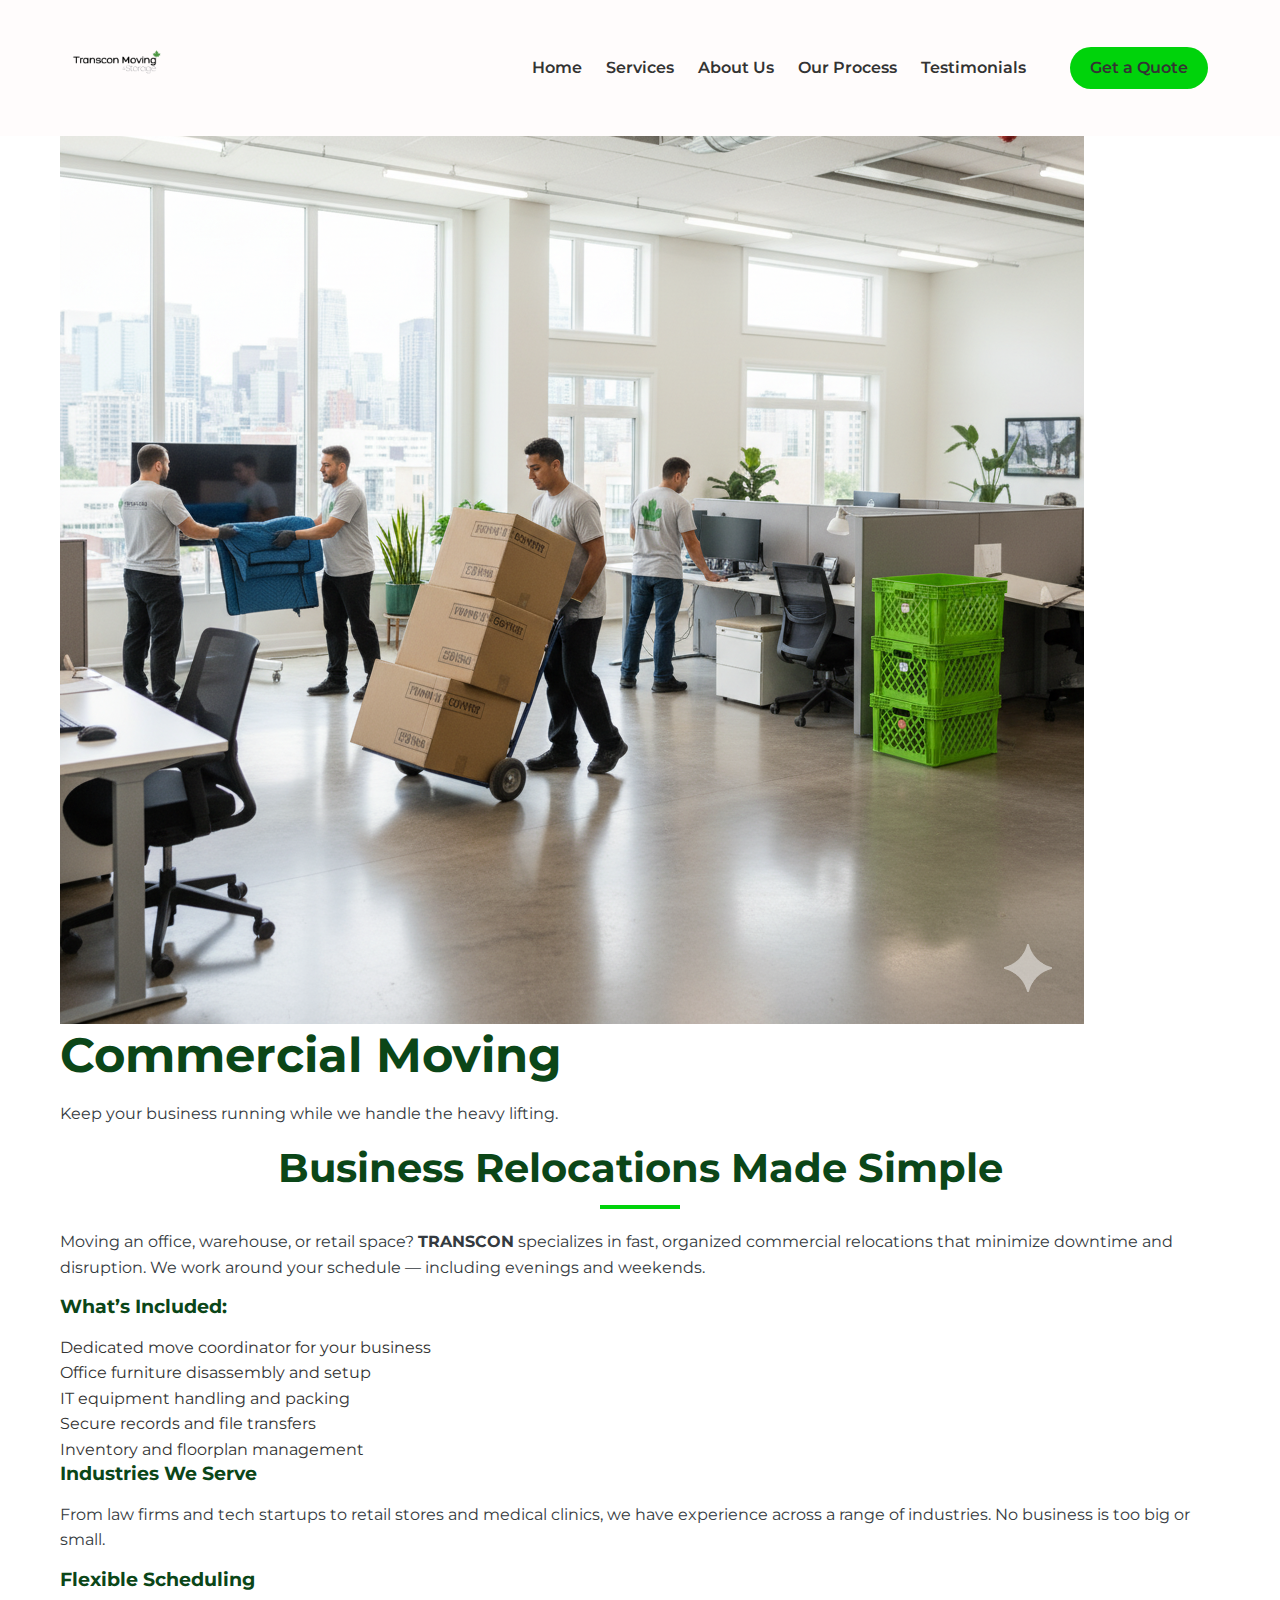
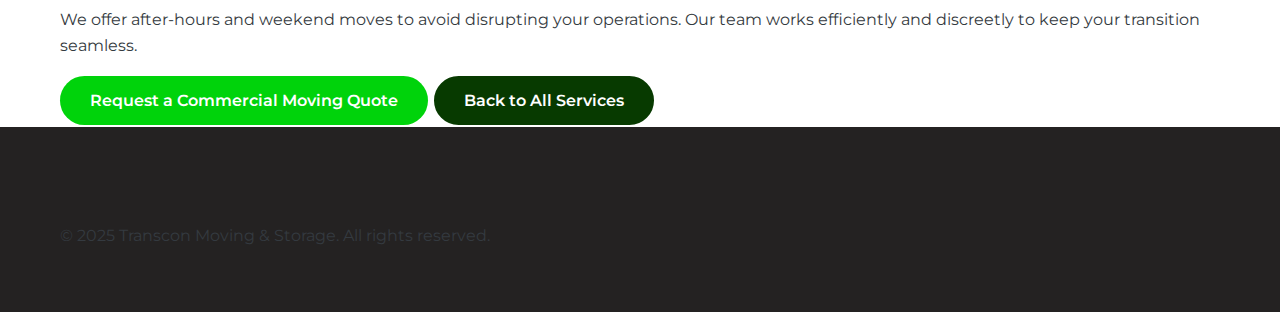
<file: commercial.html>
<!DOCTYPE html>
<html lang="en">
<head>
  <meta charset="UTF-8" />
  <meta name="viewport" content="width=device-width, initial-scale=1.0" />
  <title>Commercial Moving | Transcon Moving & Storage</title>
  <link rel="stylesheet" href="css/style.css" />
  <link rel="stylesheet" href="https://cdnjs.cloudflare.com/ajax/libs/font-awesome/6.0.0/css/all.min.css" />
  <link href="https://fonts.googleapis.com/css2?family=Montserrat:wght@400;600;700&display=swap" rel="stylesheet" />
</head>
<body>

  <nav class="navbar">
    <div class="container">
      <a href="index.html" class="logo">
        <img src="img/transcon-moving.png" alt="TRANSCON" />
      </a>
      <div class="menu-toggle">
        <span></span><span></span><span></span>
      </div>
      <ul class="nav-links">
        <li><a href="index.html#home">Home</a></li>
        <li><a href="index.html#services">Services</a></li>
        <li><a href="index.html#about">About Us</a></li>
        <li><a href="index.html#process">Our Process</a></li>
        <li><a href="index.html#testimonials">Testimonials</a></li>
        <li><a href="index.html#contact" class="btn btn-primary">Get a Quote</a></li>
      </ul>
    </div>
  </nav>

  <header class="page-header">
    <div class="container">
      <img src="img/commercial.png" alt="">
      <h1>Commercial Moving</h1>
      <p>Keep your business running while we handle the heavy lifting.</p>
    </div>
  </header>

  <section class="service-details container">
    <h2>Business Relocations Made Simple</h2>
    <p>
      Moving an office, warehouse, or retail space? <b>TRANSCON</b> specializes in fast, organized commercial relocations that minimize downtime and disruption. We work around your schedule — including evenings and weekends.
    </p>

    <h3>What’s Included:</h3>
    <ul>
      <li>Dedicated move coordinator for your business</li>
      <li>Office furniture disassembly and setup</li>
      <li>IT equipment handling and packing</li>
      <li>Secure records and file transfers</li>
      <li>Inventory and floorplan management</li>
    </ul>

    <h3>Industries We Serve</h3>
    <p>
      From law firms and tech startups to retail stores and medical clinics, we have experience across a range of industries. No business is too big or small.
    </p>

    <h3>Flexible Scheduling</h3>
    <p>
      We offer after-hours and weekend moves to avoid disrupting your operations. Our team works efficiently and discreetly to keep your transition seamless.
    </p>

    <a href="index.html#contact" class="btn btn-primary">Request a Commercial Moving Quote</a>
    <a href="index.html#services" class="btn btn-secondary">Back to All Services</a>
  </section>

  <!-- <section class="quote-mini">
    <div class="container">
      <h2>Ready to Relocate Your Business?</h2>
      <p>Tell us about your business move and we’ll respond promptly.</p>
      <form action="">
        <input type="text" name="name" placeholder="Full Name" required />
        <input type="email" name="email" placeholder="Email Address" required />
        <input type="text" name="move_from" placeholder="Current Business Address" required />
        <input type="text" name="move_to" placeholder="New Business Address" required />
        <textarea name="message" rows="4" placeholder="Business type, special needs, preferred date..." required></textarea>
        <button type="submit" class="btn btn-primary">Send Request</button>
      </form>
    </div>
  </section> -->

  <footer class="footer">
    <div class="container">
      <p>&copy; 2025 Transcon Moving & Storage. All rights reserved.</p>
    </div>
  </footer>

  <script src="js/main.js"></script>
</body>
</html>
</file>
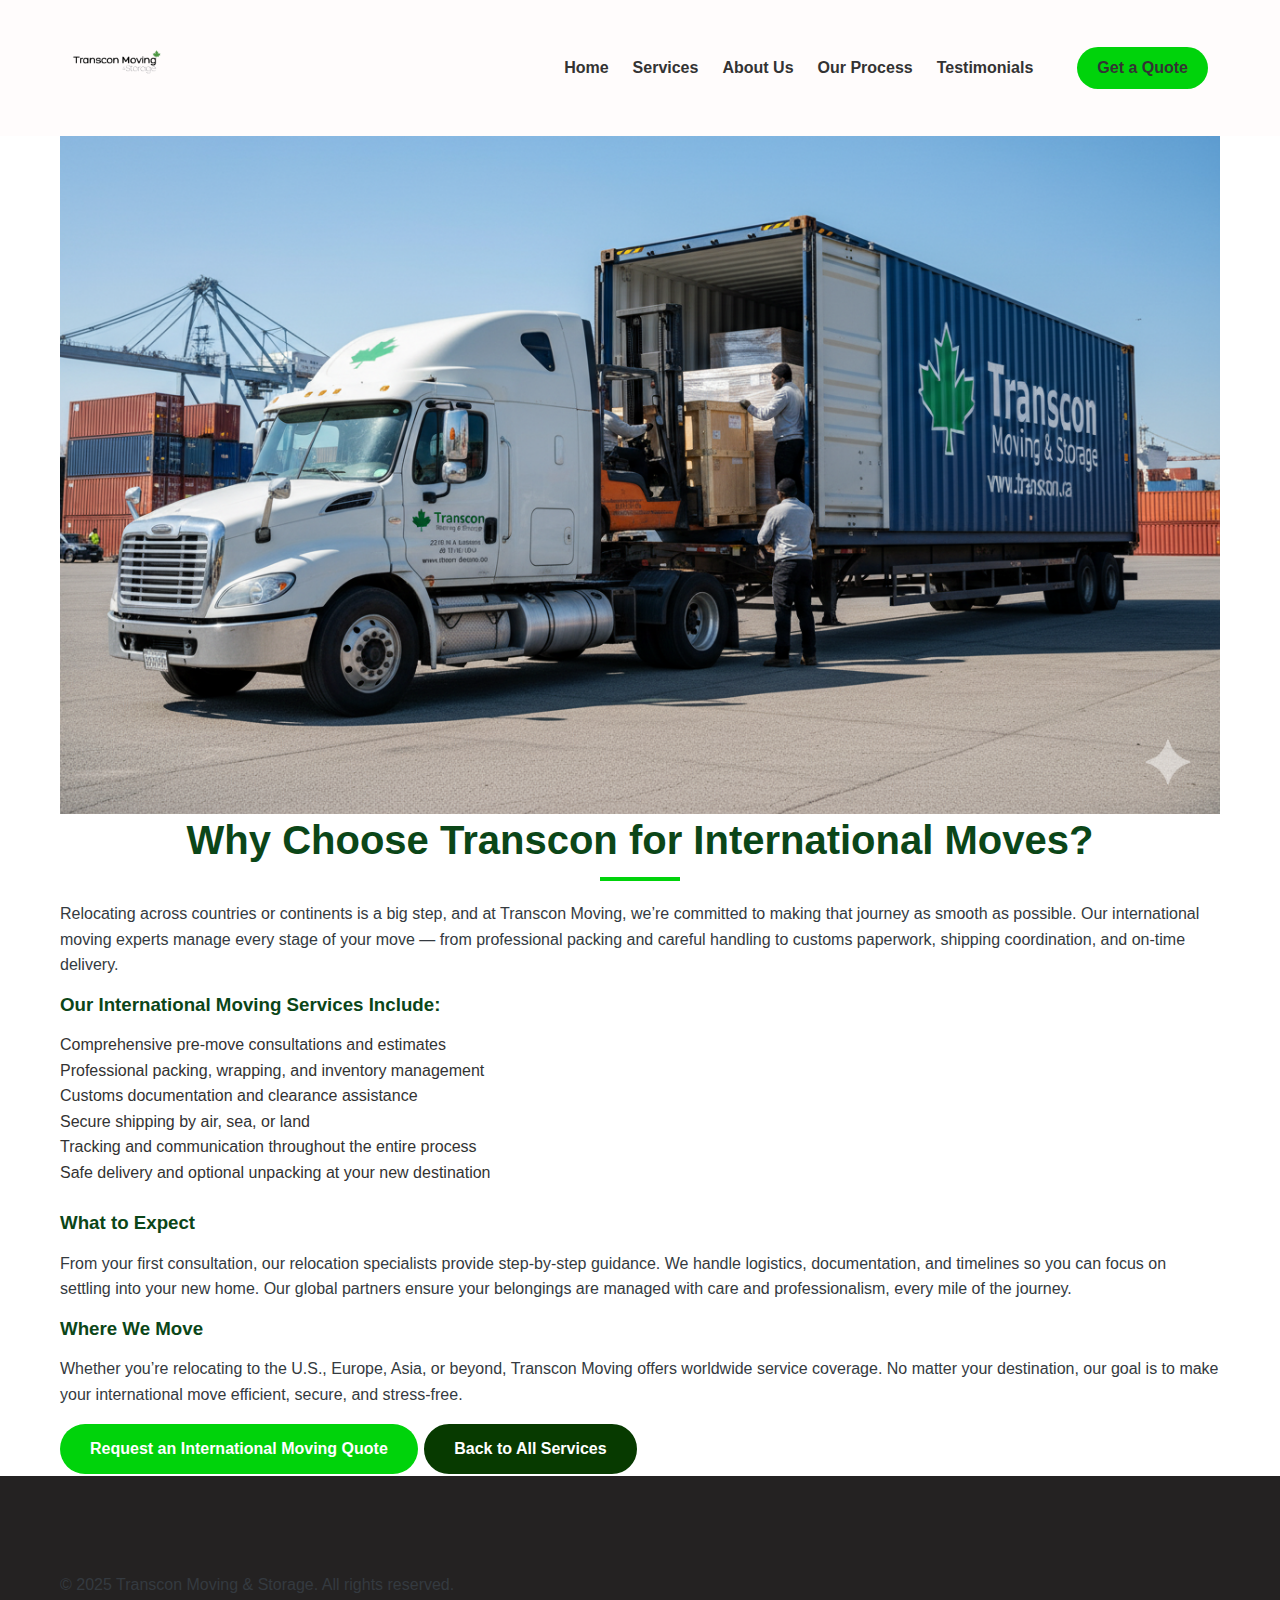
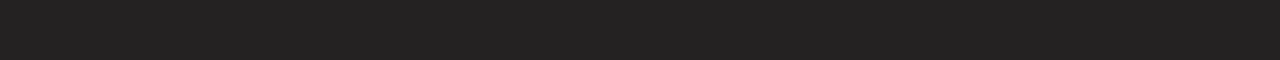
<file: international-moving.html>
<!DOCTYPE html>
<html lang="en">
<head>
  <meta charset="UTF-8" />
  <meta name="viewport" content="width=device-width, initial-scale=1.0" />
  <title>International Moving Services | Transcon Moving & Storage</title>
  <link rel="stylesheet" href="css/style.css" />
  <link rel="stylesheet" href="https://cdnjs.cloudflare.com/ajax/libs/font-awesome/6.5.0/css/all.min.css" />
</head>
<body>

  <nav class="navbar">
    <div class="container">
      <a href="index.html" class="logo">
        <img src="img/transcon-moving.png" alt="TRANSCON" />
      </a>
      <div class="menu-toggle">
        <span></span><span></span><span></span>
      </div>
      <ul class="nav-links">
        <li><a href="index.html#home">Home</a></li>
        <li><a href="index.html#services">Services</a></li>
        <li><a href="index.html#about">About Us</a></li>
        <li><a href="index.html#process">Our Process</a></li>
        <li><a href="index.html#testimonials">Testimonials</a></li>
        <li><a href="index.html#contact" class="btn btn-primary">Get a Quote</a></li>
      </ul>
    </div>
  </nav>

  <!-- Hero Section -->
  <header class="page-header">
    <div class="container">
      <p>Moving across borders or around the globe? With Transcon Moving, your international relocation becomes effortless and worry-free.</p>
    </div>
  </header>

  <!-- Content Section -->
  <section class="service-details container">
    <img src="img/internationalmoving.png" alt="">
    <h2>Why Choose Transcon for International Moves?</h2>
    <p>
      Relocating across countries or continents is a big step, and at Transcon Moving, we’re committed to making that journey as smooth as possible. Our international moving experts manage every stage of your move — from professional packing and careful handling to customs paperwork, shipping coordination, and on-time delivery.
    </p>

    <h3>Our International Moving Services Include:</h3>
    <ul>
      <li>Comprehensive pre-move consultations and estimates</li>
      <li>Professional packing, wrapping, and inventory management</li>
      <li>Customs documentation and clearance assistance</li>
      <li>Secure shipping by air, sea, or land</li>
      <li>Tracking and communication throughout the entire process</li>
      <li>Safe delivery and optional unpacking at your new destination</li>
    </ul> <br>

    <h3>What to Expect</h3>
    <p>
      From your first consultation, our relocation specialists provide step-by-step guidance. We handle logistics, documentation, and timelines so you can focus on settling into your new home. Our global partners ensure your belongings are managed with care and professionalism, every mile of the journey.
    </p>

    <h3>Where We Move</h3>
    <p>
      Whether you’re relocating to the U.S., Europe, Asia, or beyond, Transcon Moving offers worldwide service coverage. No matter your destination, our goal is to make your international move efficient, secure, and stress-free.
    </p>

    <a href="index.html#contact" class="btn btn-primary">Request an International Moving Quote</a>
    <a href="index.html#services" class="btn btn-secondary">Back to All Services</a>
  </section>

  <!-- Mini Quote Section -->
  <!-- <section class="quote-mini">
    <div class="container">
      <h2>Start Your International Move Today</h2>
      <p>Tell us about your destination, and our team will get back to you with a detailed quote.</p>
      <form action="">
        <input type="text" name="name" placeholder="Full Name" required />
        <input type="email" name="email" placeholder="Email Address" required />
        <input type="text" name="move_from" placeholder="Moving From (City, Country)" required />
        <input type="text" name="move_to" placeholder="Moving To (City, Country)" required />
        <textarea name="message" rows="4" placeholder="Tell us more about your international move..." required></textarea>
        <button type="submit" class="btn btn-primary">Send Request</button>
      </form>
    </div>
  </section> -->

  <!-- Footer -->
  <footer class="footer">
    <div class="container">
      <p>&copy; 2025 Transcon Moving & Storage. All rights reserved.</p>
    </div>
  </footer>

  <script src="js/main.js"></script>
</body>
</html>
</file>
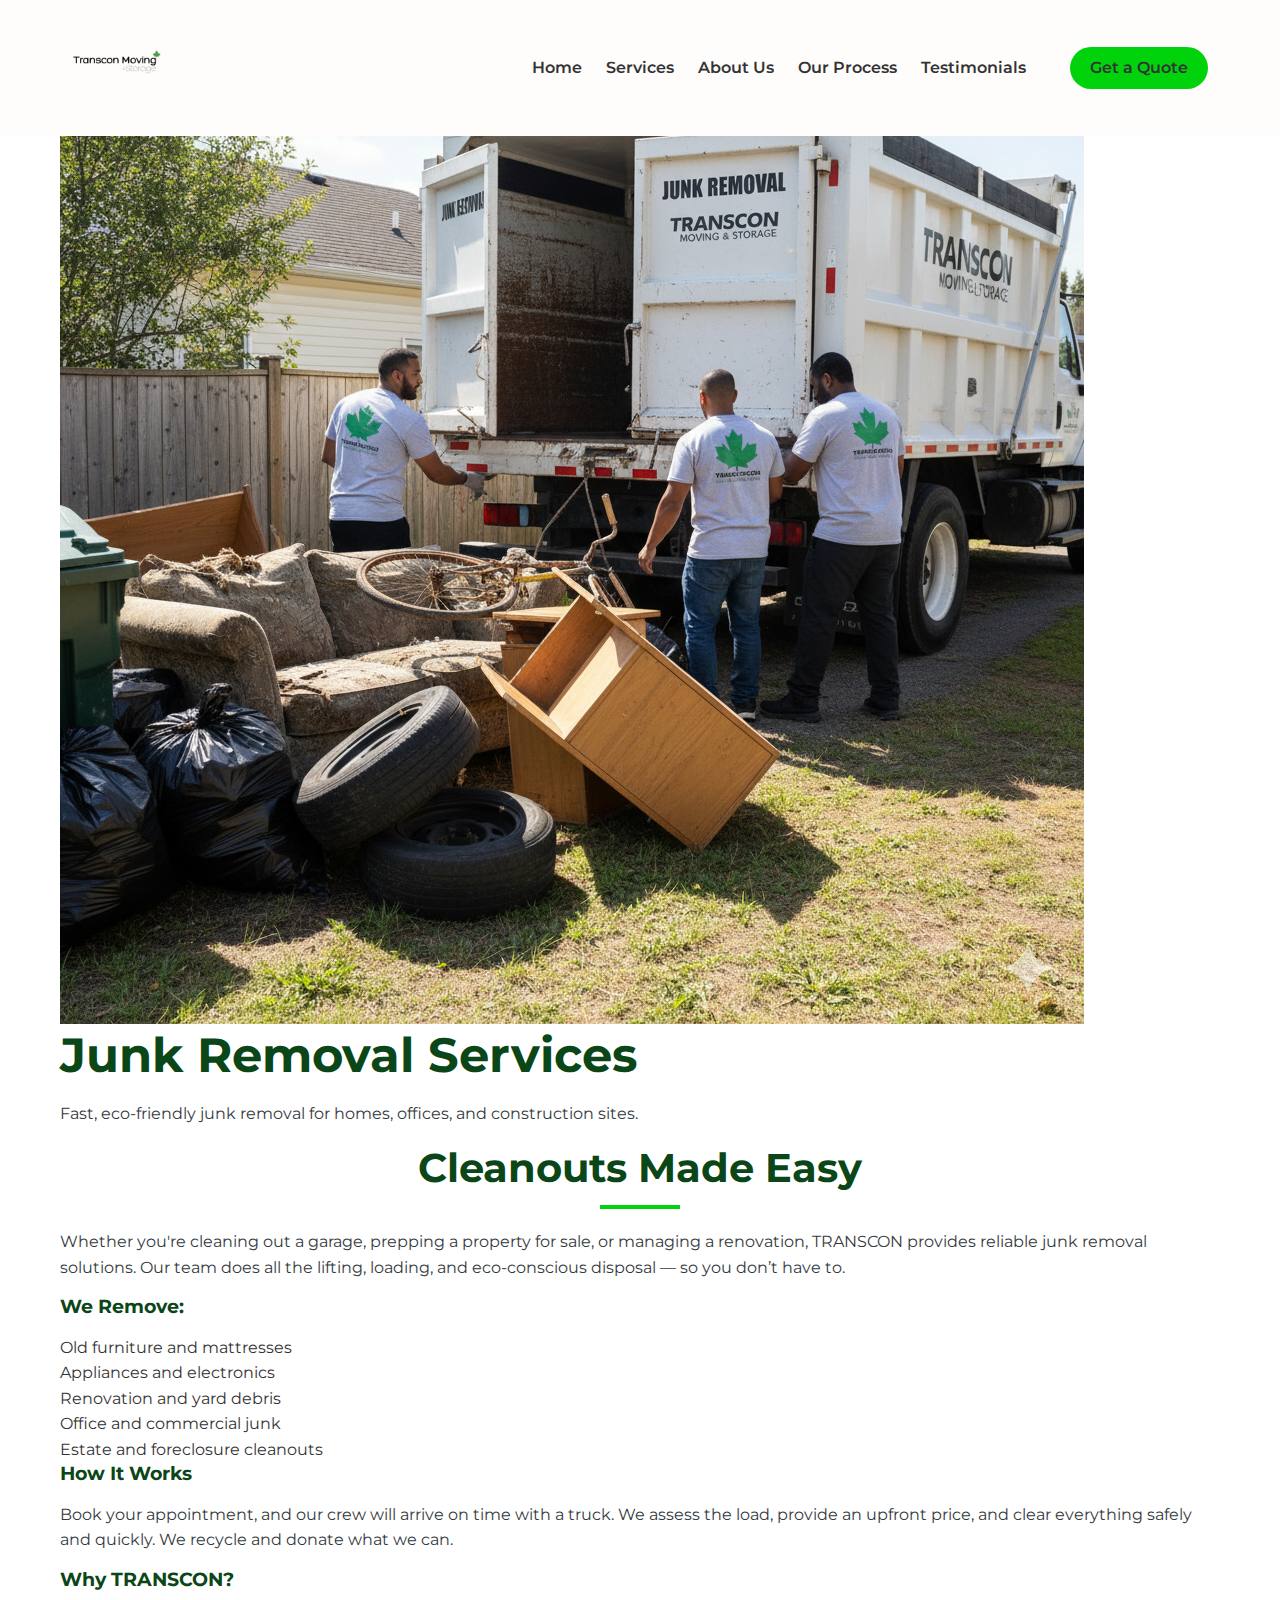
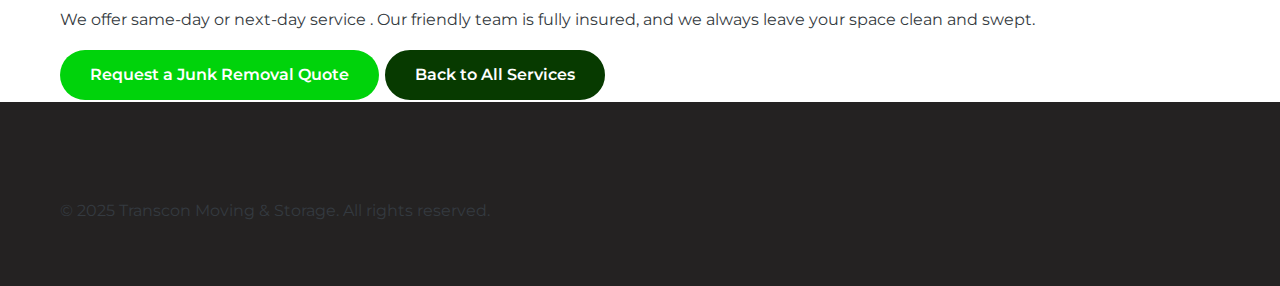
<file: junk-removal.html>
<!DOCTYPE html>
<html lang="en">
<head>
  <meta charset="UTF-8" />
  <meta name="viewport" content="width=device-width, initial-scale=1.0" />
  <title>Junk Removal | Transcon Moving & Storage</title>
  <link rel="stylesheet" href="css/style.css" />
  <link rel="stylesheet" href="https://cdnjs.cloudflare.com/ajax/libs/font-awesome/6.0.0/css/all.min.css" />
  <link href="https://fonts.googleapis.com/css2?family=Montserrat:wght@400;600;700&display=swap" rel="stylesheet" />
</head>
<body>
  <!-- Navigation -->
  <nav class="navbar">
    <div class="container">
      <a href="index.html" class="logo">
        <img src="/img/transcon-moving.png" alt="TRANSCON" />
      </a>
      <div class="menu-toggle">
        <span></span><span></span><span></span>
      </div>
      <ul class="nav-links">
        <li><a href="index.html#home">Home</a></li>
        <li><a href="index.html#services">Services</a></li>
        <li><a href="index.html#about">About Us</a></li>
        <li><a href="index.html#process">Our Process</a></li>
        <li><a href="index.html#testimonials">Testimonials</a></li>
        <li><a href="index.html#contact" class="btn btn-primary">Get a Quote</a></li>
      </ul>
    </div>
  </nav>

  <!-- Hero Section -->
  <header class="page-header">
    <div class="container">
      <img src="/img/junkremoval.png" alt="">
      <h1>Junk Removal Services</h1>
      <p>Fast, eco-friendly junk removal for homes, offices, and construction sites.</p>
    </div>
  </header>

  <!-- Content Section -->
  <section class="service-details container">
    <h2>Cleanouts Made Easy</h2>
    <p>
      Whether you're cleaning out a garage, prepping a property for sale, or managing a renovation, TRANSCON provides reliable junk removal solutions. Our team does all the lifting, loading, and eco-conscious disposal — so you don’t have to.
    </p>

    <h3>We Remove:</h3>
    <ul>
      <li>Old furniture and mattresses</li>
      <li>Appliances and electronics</li>
      <li>Renovation and yard debris</li>
      <li>Office and commercial junk</li>
      <li>Estate and foreclosure cleanouts</li>
    </ul>

    <h3>How It Works</h3>
    <p>
      Book your appointment, and our crew will arrive on time with a truck. We assess the load, provide an upfront price, and clear everything safely and quickly. We recycle and donate what we can.
    </p>

    <h3>Why TRANSCON?</h3>
    <p>
      We offer same-day or next-day service . Our friendly team is fully insured, and we always leave your space clean and swept.
    </p>

    <a href="index.html#contact" class="btn btn-primary">Request a Junk Removal Quote</a>
    <a href="index.html#services" class="btn btn-secondary">Back to All Services</a>
  </section>

  <!-- Mini Quote Section -->
  <!-- <section class="mini">
    <div class="container">
      <h2>Need Junk Gone?</h2>
      <p>Tell us what you need removed and we’ll take care of the rest.</p>
      <form action="" class="quote-mini">
        <input type="text" name="name" placeholder="Full Name" required />
        <input type="email" name="email" placeholder="Email Address" required />
        <input type="text" name="move_from" placeholder="Pickup Address" required />
        <input type="text" name="move_to" placeholder="Leave blank or enter disposal location" />
        <textarea name="message" rows="4" placeholder="What kind of junk do you need removed?" required></textarea>
        <button type="submit" class="btn btn-primary">Send Request</button>
      </form>
    </div>
  </section> -->

  <!-- Footer -->
  <footer class="footer">
    <div class="container">
      <p>&copy; 2025 Transcon Moving & Storage. All rights reserved.</p>
    </div>
  </footer>

  <script src="js/main.js"></script>
</body>
</html>
</file>
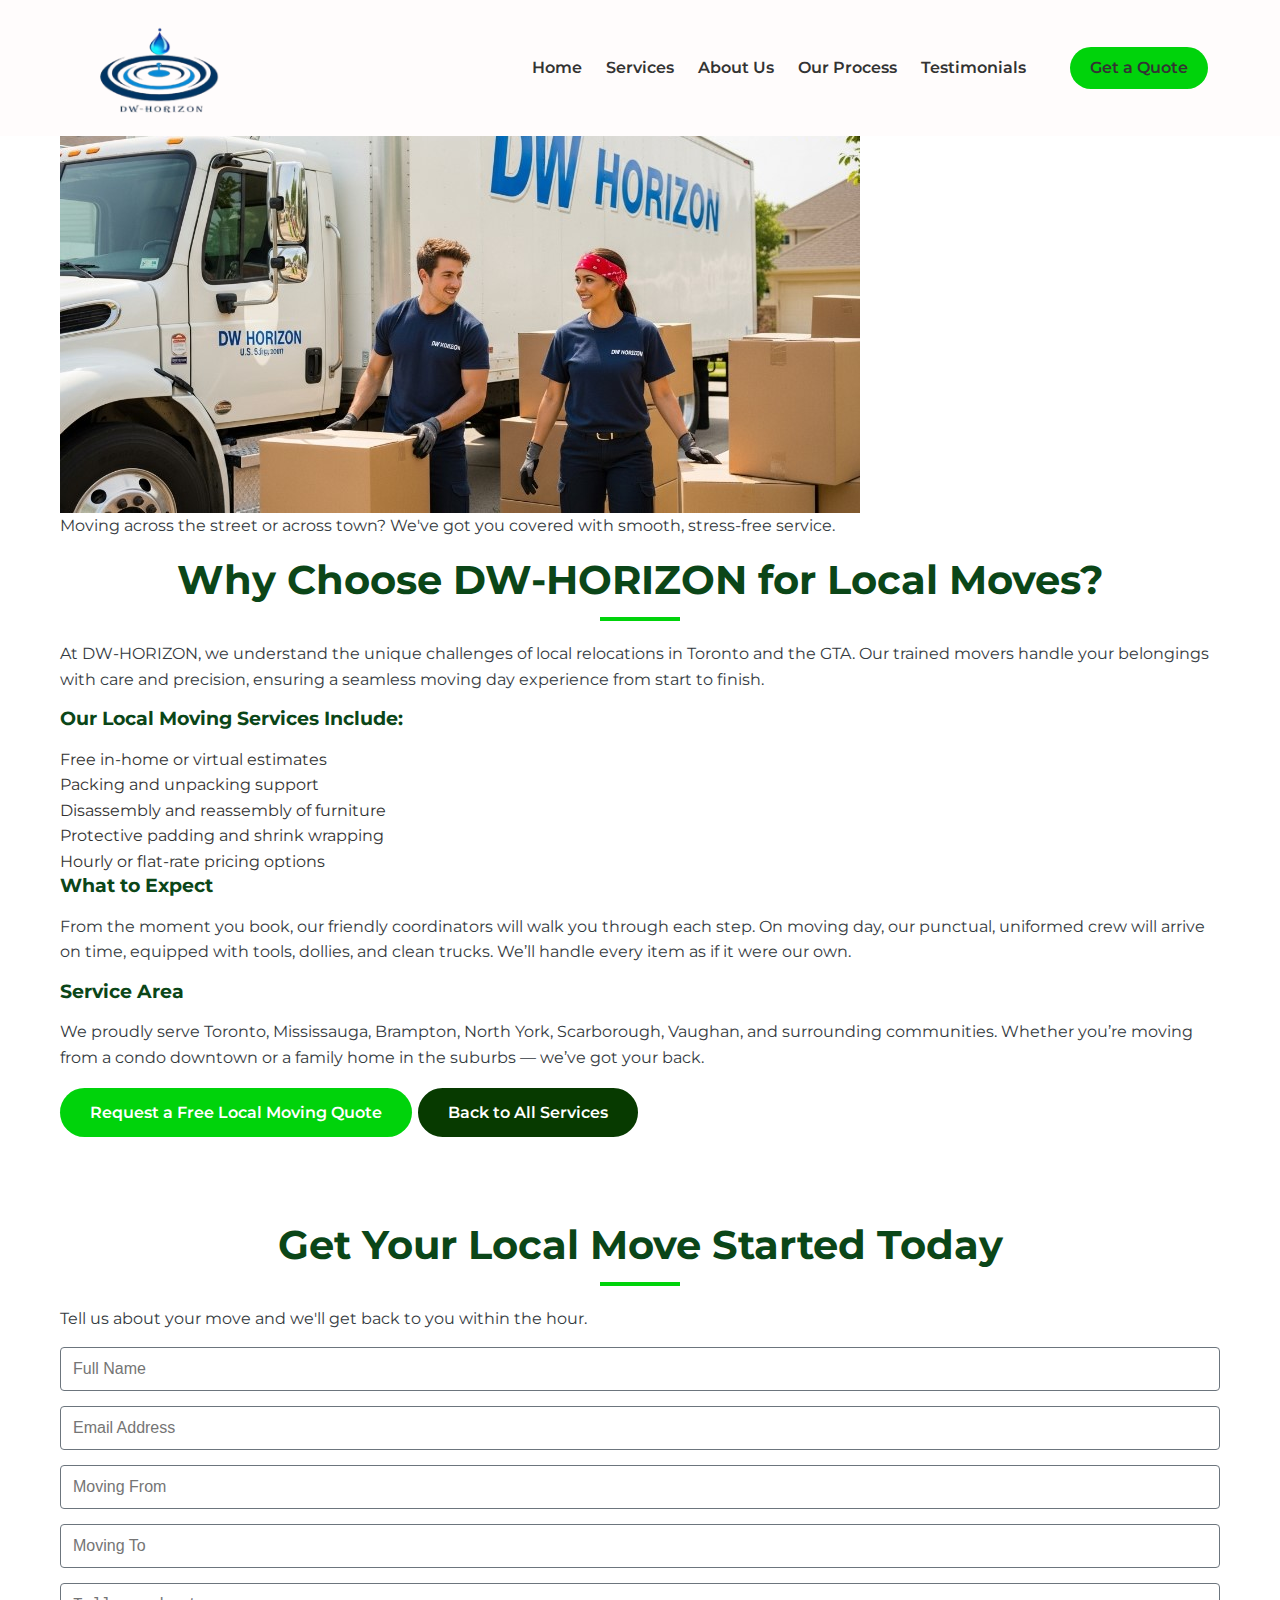
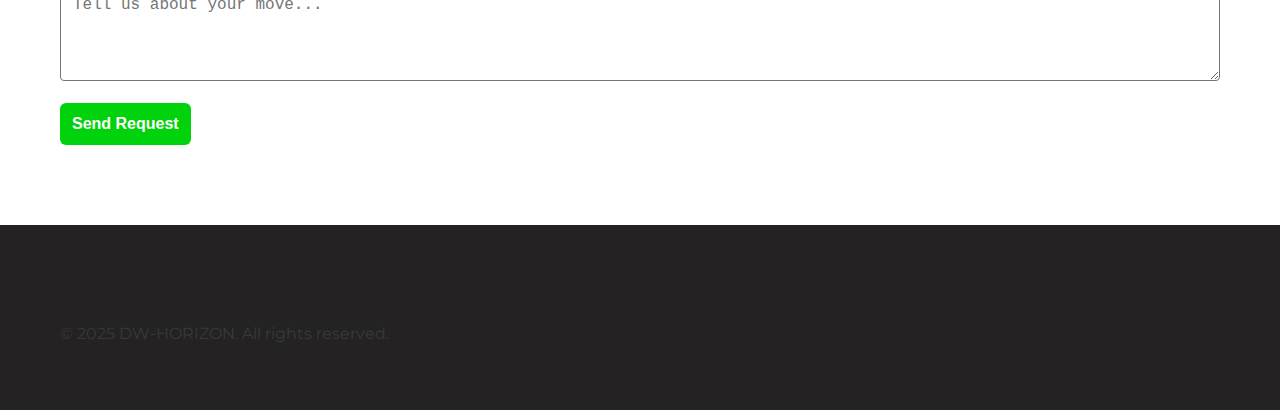
<file: local.html>
<!DOCTYPE html>
<html lang="en">
<head>
  <meta charset="UTF-8" />
  <meta name="viewport" content="width=device-width, initial-scale=1.0" />
  <title>Local Moving Services - DW-HORIZON</title>
  <link rel="stylesheet" href="css/style.css" />
  <link rel="stylesheet" href="https://cdnjs.cloudflare.com/ajax/libs/font-awesome/6.0.0/css/all.min.css" />
  <link href="https://fonts.googleapis.com/css2?family=Montserrat:wght@400;600;700&display=swap" rel="stylesheet" />
</head>
<body>
  <!-- Navigation -->
  <nav class="navbar">
    <div class="container">
      <a href="index.html" class="logo">
        <img src="img/dw-logo.png" alt="DW HORIZON" />
      </a>
      <div class="menu-toggle">
        <span></span><span></span><span></span>
      </div>
      <ul class="nav-links">
        <li><a href="index.html#home">Home</a></li>
        <li><a href="index.html#services">Services</a></li>
        <li><a href="index.html#about">About Us</a></li>
        <li><a href="index.html#process">Our Process</a></li>
        <li><a href="index.html#testimonials">Testimonials</a></li>
        <li><a href="index.html#contact" class="btn btn-primary">Get a Quote</a></li>
      </ul>
    </div>
  </nav>

  <!-- Hero Section -->
  <header class="page-header">
    <div class="container">
      <h1>Local Moving Services</h1>
      <img src="img/1.jpg" alt="">
      <p>Moving across the street or across town? We've got you covered with smooth, stress-free service.</p>
    </div>
  </header>

  <!-- Content Section -->
  <section class="service-details container">
    <h2>Why Choose DW-HORIZON for Local Moves?</h2>
    <p>
      At DW-HORIZON, we understand the unique challenges of local relocations in Toronto and the GTA. Our trained movers handle your belongings with care and precision, ensuring a seamless moving day experience from start to finish.
    </p>

    <h3>Our Local Moving Services Include:</h3>
    <ul>
      <li>Free in-home or virtual estimates</li>
      <li>Packing and unpacking support</li>
      <li>Disassembly and reassembly of furniture</li>
      <li>Protective padding and shrink wrapping</li>
      <li>Hourly or flat-rate pricing options</li>
    </ul>

    <h3>What to Expect</h3>
    <p>
      From the moment you book, our friendly coordinators will walk you through each step. On moving day, our punctual, uniformed crew will arrive on time, equipped with tools, dollies, and clean trucks. We’ll handle every item as if it were our own.
    </p>

    <h3>Service Area</h3>
    <p>
      We proudly serve Toronto, Mississauga, Brampton, North York, Scarborough, Vaughan, and surrounding communities. Whether you’re moving from a condo downtown or a family home in the suburbs — we’ve got your back.
    </p>

    <a href="index.html#contact" class="btn btn-primary">Request a Free Local Moving Quote</a>
    <a href="index.html#services" class="btn btn-secondary">Back to All Services</a>
  </section>

  <!-- Mini Quote Section using formspree an email will be sent to me when a qoute is requested -->
  <section class="quote-mini">
    <div class="container">
      <h2>Get Your Local Move Started Today</h2>
      <p>Tell us about your move and we'll get back to you within the hour.</p>
      <form action="https://formspree.io/f/mwpbrdnq" method="POST" class="quote-form">
        <input type="text" name="name" placeholder="Full Name" required />
        <input type="email" name="email" placeholder="Email Address" required />
        <input type="text" name="move_from" placeholder="Moving From" required />
        <input type="text" name="move_to" placeholder="Moving To" required />
        <textarea name="message" rows="4" placeholder="Tell us about your move..." required></textarea>
        <button type="submit" class="btn btn-primary">Send Request</button>
      </form>
    </div>
  </section>

  <!-- Footer -->
  <footer class="footer">
    <div class="container">
      <p>&copy; 2025 DW-HORIZON. All rights reserved.</p>
    </div>
  </footer>

  <script src="js/main.js"></script>
</body>
</html>
</file>
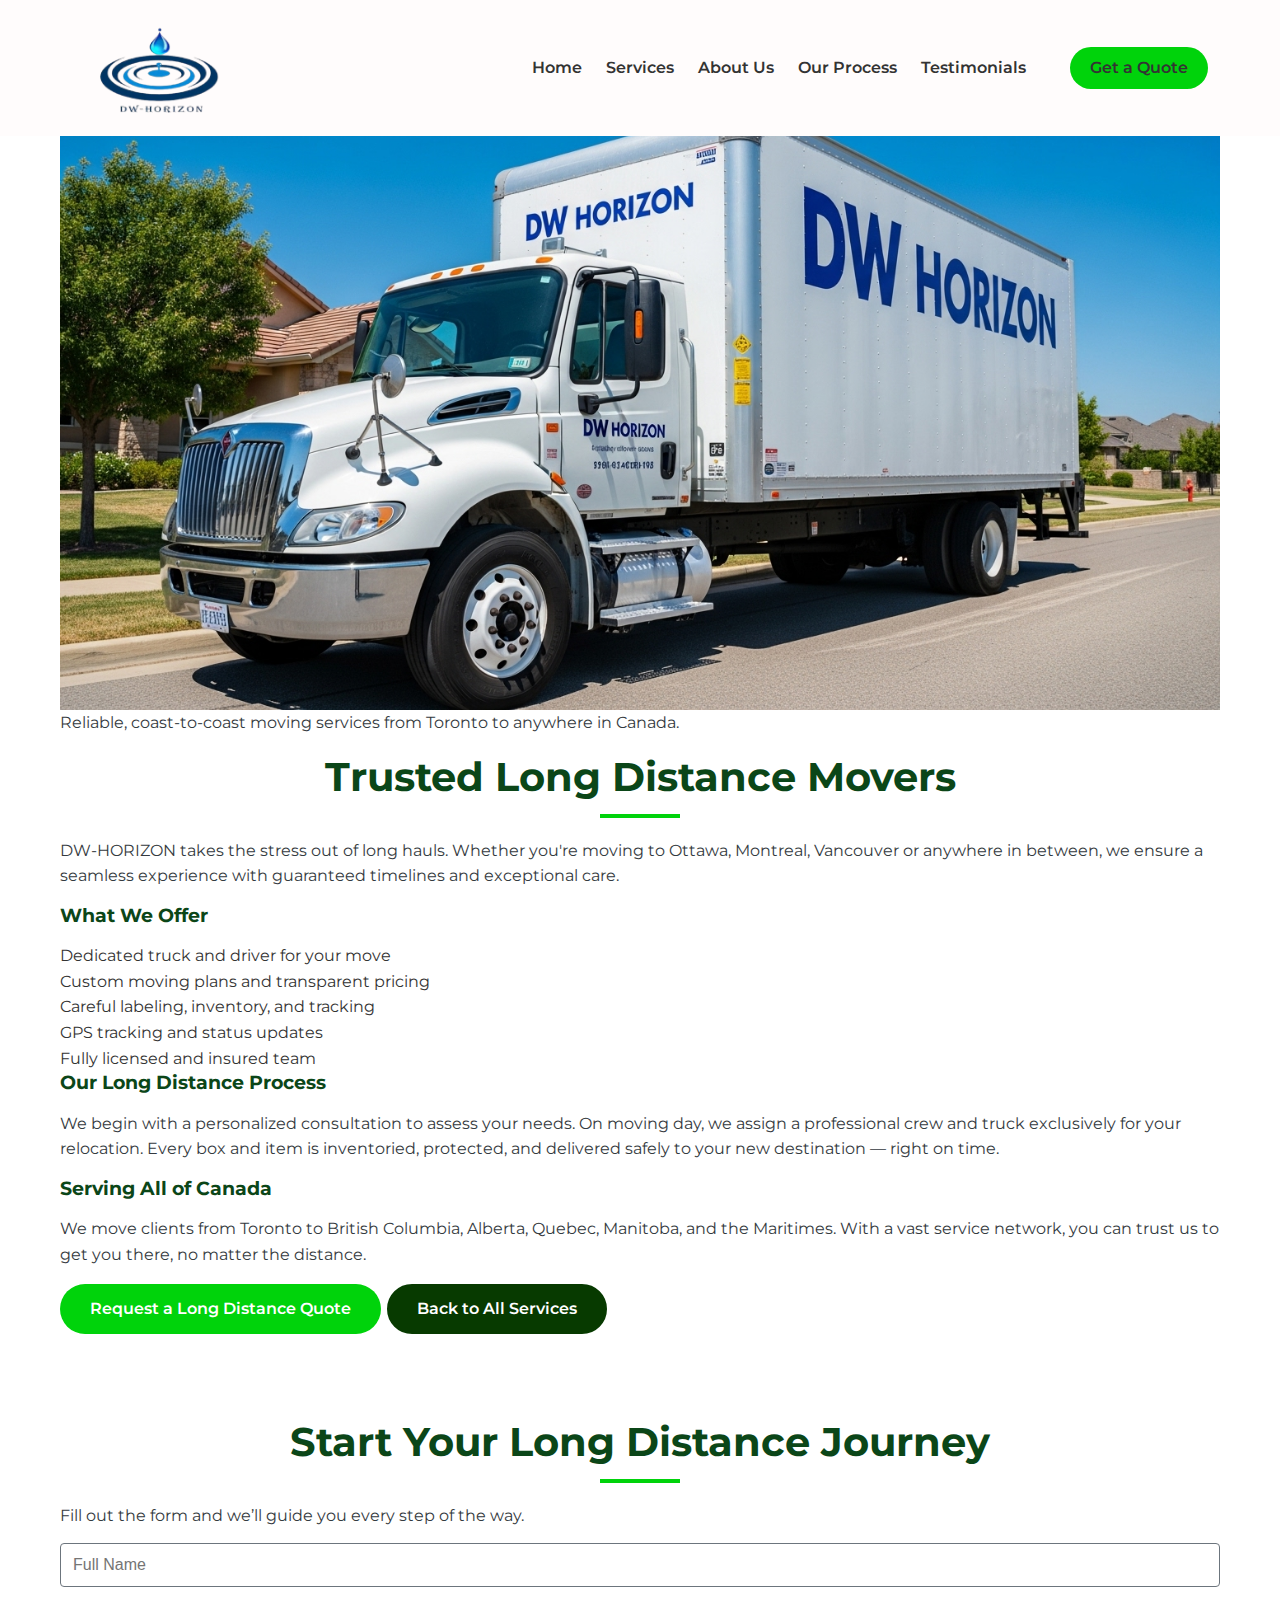
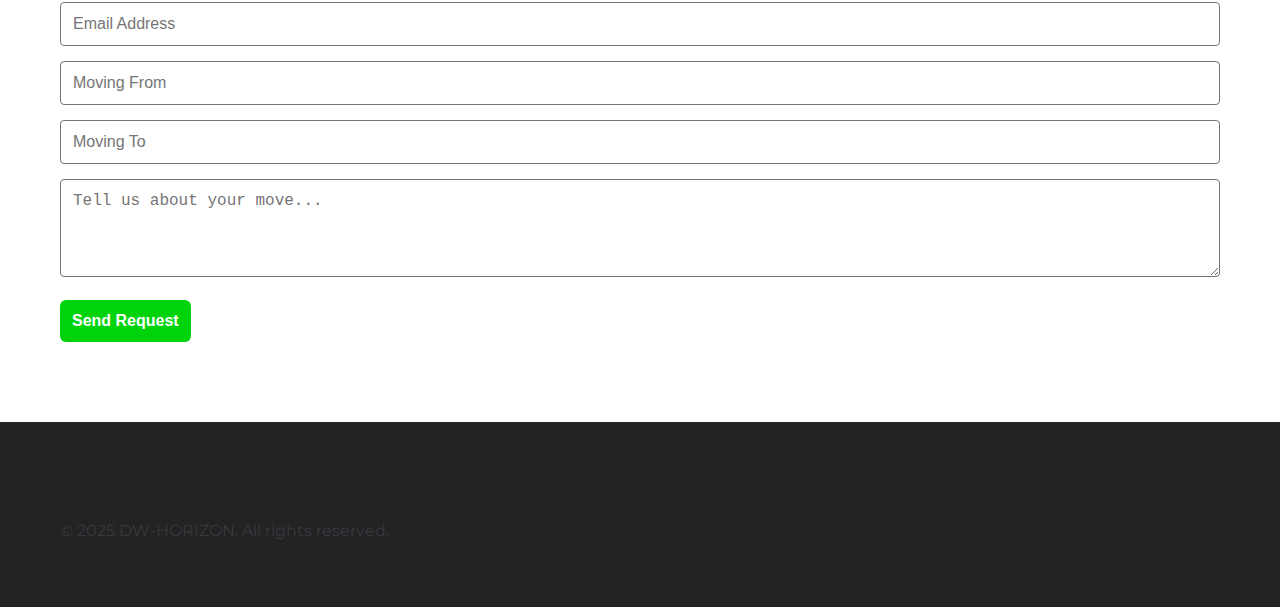
<file: long.html>
<!DOCTYPE html>
<html lang="en">
<head>
  <meta charset="UTF-8" />
  <meta name="viewport" content="width=device-width, initial-scale=1.0" />
  <title>Long Distance Moving - DW-HORIZON</title>
  <link rel="stylesheet" href="css/style.css" />
  <link rel="stylesheet" href="https://cdnjs.cloudflare.com/ajax/libs/font-awesome/6.0.0/css/all.min.css" />
  <link href="https://fonts.googleapis.com/css2?family=Montserrat:wght@400;600;700&display=swap" rel="stylesheet" />
</head>
<body>
  <!-- Navigation -->
  <nav class="navbar">
    <div class="container">
      <a href="index.html" class="logo">
        <img src="img/dw-logo.png" alt="DW HORIZON" />
      </a>
      <div class="menu-toggle">
        <span></span><span></span><span></span>
      </div>
      <ul class="nav-links">
        <li><a href="index.html#home">Home</a></li>
        <li><a href="index.html#services">Services</a></li>
        <li><a href="index.html#about">About Us</a></li>
        <li><a href="index.html#process">Our Process</a></li>
        <li><a href="index.html#testimonials">Testimonials</a></li>
        <li><a href="index.html#contact" class="btn btn-primary">Get a Quote</a></li>
      </ul>
    </div>
  </nav>

  <!-- Hero Section -->
  <header class="page-header">
    <div class="container">
      <h1>Long Distance Moving</h1>
      <img src="img/6.jpg" alt="">
      <p>Reliable, coast-to-coast moving services from Toronto to anywhere in Canada.</p>
    </div>
  </header>

  <!-- Content Section -->
  <section class="service-details container">
    <h2>Trusted Long Distance Movers</h2>
    <p>
      DW-HORIZON takes the stress out of long hauls. Whether you're moving to Ottawa, Montreal, Vancouver or anywhere in between, we ensure a seamless experience with guaranteed timelines and exceptional care.
    </p>

    <h3>What We Offer</h3>
    <ul>
      <li>Dedicated truck and driver for your move</li>
      <li>Custom moving plans and transparent pricing</li>
      <li>Careful labeling, inventory, and tracking</li>
      <li>GPS tracking and status updates</li>
      <li>Fully licensed and insured team</li>
    </ul>

    <h3>Our Long Distance Process</h3>
    <p>
      We begin with a personalized consultation to assess your needs. On moving day, we assign a professional crew and truck exclusively for your relocation. Every box and item is inventoried, protected, and delivered safely to your new destination — right on time.
    </p>

    <h3>Serving All of Canada</h3>
    <p>
      We move clients from Toronto to British Columbia, Alberta, Quebec, Manitoba, and the Maritimes. With a vast service network, you can trust us to get you there, no matter the distance.
    </p>

    <a href="index.html#contact" class="btn btn-primary">Request a Long Distance Quote</a>
    <a href="index.html#services" class="btn btn-secondary">Back to All Services</a>
  </section>

  <!-- Mini Quote Section -->
  <section class="quote-mini">
    <div class="container">
      <h2>Start Your Long Distance Journey</h2>
      <p>Fill out the form and we’ll guide you every step of the way.</p>
      <form action="https://formspree.io/f/mwpbrdnq" method="POST" class="quote-form">
        <input type="text" name="name" placeholder="Full Name" required />
        <input type="email" name="email" placeholder="Email Address" required />
        <input type="text" name="move_from" placeholder="Moving From" required />
        <input type="text" name="move_to" placeholder="Moving To" required />
        <textarea name="message" rows="4" placeholder="Tell us about your move..." required></textarea>
        <button type="submit" class="btn btn-primary">Send Request</button>
      </form>
    </div>
  </section>

  <!-- Footer -->
  <footer class="footer">
    <div class="container">
      <p>&copy; 2025 DW-HORIZON. All rights reserved.</p>
    </div>
  </footer>

  <script src="js/main.js"></script>
</body>
</html>
</file>
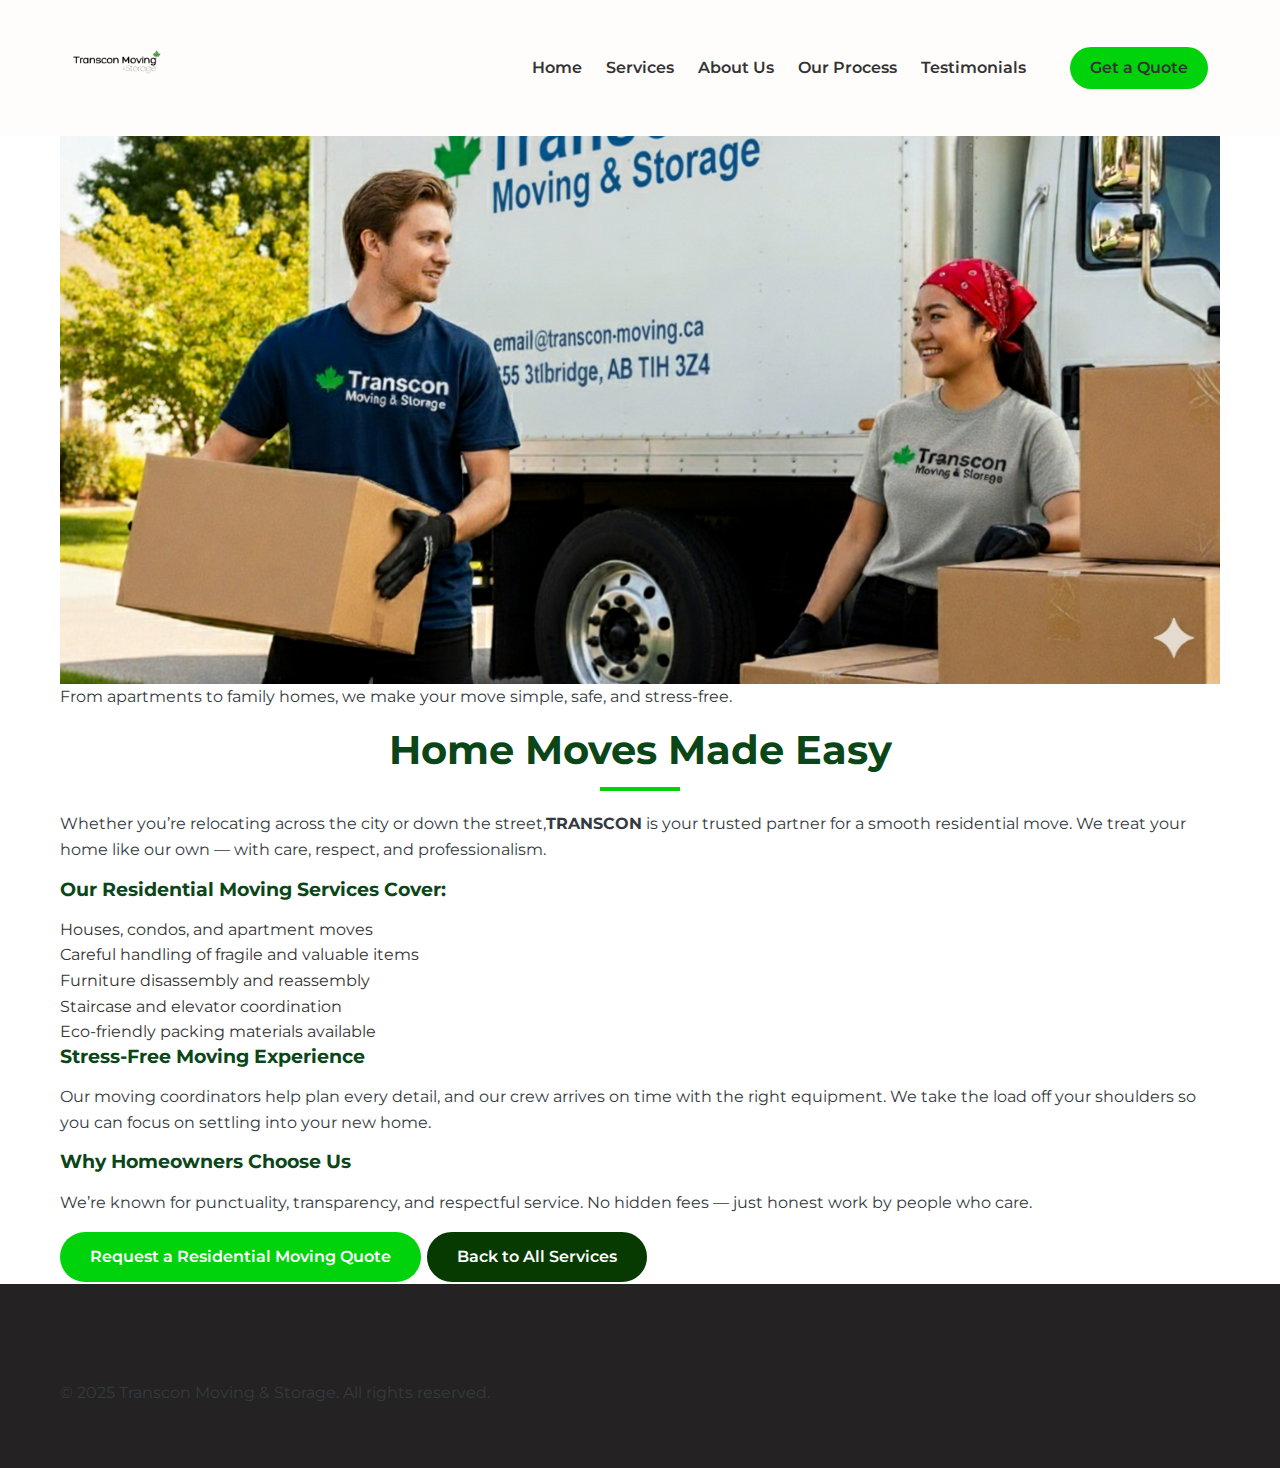
<file: residential.html>
<!DOCTYPE html>
<html lang="en">
<head>
  <meta charset="UTF-8" />
  <meta name="viewport" content="width=device-width, initial-scale=1.0" />
  <title>Residential Moving | Transcon Moving & Storage</title>
  <link rel="stylesheet" href="css/style.css" />
  <link rel="stylesheet" href="https://cdnjs.cloudflare.com/ajax/libs/font-awesome/6.0.0/css/all.min.css" />
  <link href="https://fonts.googleapis.com/css2?family=Montserrat:wght@400;600;700&display=swap" rel="stylesheet" />
</head>
<body>
  <!-- Navigation -->
  <nav class="navbar">
    <div class="container">
      <a href="index.html" class="logo">
        <img src="img/transcon-moving.png" alt="TRANSCON" />
      </a>
      <div class="menu-toggle">
        <span></span><span></span><span></span>
      </div>
      <ul class="nav-links">
        <li><a href="index.html#home">Home</a></li>
        <li><a href="index.html#services">Services</a></li>
        <li><a href="index.html#about">About Us</a></li>
        <li><a href="index.html#process">Our Process</a></li>
        <li><a href="index.html#testimonials">Testimonials</a></li>
        <li><a href="index.html#contact" class="btn btn-primary">Get a Quote</a></li>
      </ul>
    </div>
  </nav>

  <!-- Hero Section -->
  <header class="page-header">
    <div class="container">
      <h1>Residential Moving</h1>
      <img src="img/residential2.png" alt="Transcon">
      <p>From apartments to family homes, we make your move simple, safe, and stress-free.</p>
    </div>
  </header>

  <!-- Content Section -->
  <section class="service-details container">
    <h2>Home Moves Made Easy</h2>
    <p>
      Whether you’re relocating across the city or down the street,<b>TRANSCON</b> is your trusted partner for a smooth residential move. We treat your home like our own — with care, respect, and professionalism.
    </p>

    <h3>Our Residential Moving Services Cover:</h3>
    <ul>
      <li>Houses, condos, and apartment moves</li>
      <li>Careful handling of fragile and valuable items</li>
      <li>Furniture disassembly and reassembly</li>
      <li>Staircase and elevator coordination</li>
      <li>Eco-friendly packing materials available</li>
    </ul>

    <h3>Stress-Free Moving Experience</h3>
    <p>
      Our moving coordinators help plan every detail, and our crew arrives on time with the right equipment. We take the load off your shoulders so you can focus on settling into your new home.
    </p>

    <h3>Why Homeowners Choose Us</h3>
    <p>
      We’re known  for punctuality, transparency, and respectful service. No hidden fees — just honest work by people who care.
    </p>

    <a href="index.html#contact" class="btn btn-primary">Request a Residential Moving Quote</a>
    <a href="index.html#services" class="btn btn-secondary">Back to All Services</a>
  </section>

  <!-- Mini Quote Section -->
  <!-- <section class="quote-mini">
    <div class="container">
      <h2>Let’s Get You Home</h2>
      <p>Tell us where you’re going and we’ll take it from there.</p>
      <form action="" >
        <input type="text" name="name" placeholder="Full Name" required />
        <input type="email" name="email" placeholder="Email Address" required />
        <input type="text" name="move_from" placeholder="Moving From" required />
        <input type="text" name="move_to" placeholder="Moving To" required />
        <textarea name="message" rows="4" placeholder="Any details about your home or timeline?" required></textarea>
        <button type="submit" class="btn btn-primary">Send Request</button>
      </form>
    </div>
  </section> -->

  <!-- Footer -->
  <footer class="footer">
    <div class="container">
      <p>&copy; 2025 Transcon Moving & Storage. All rights reserved.</p>
    </div>
  </footer>

  <script src="js/main.js"></script>
</body>
</html>
</file>
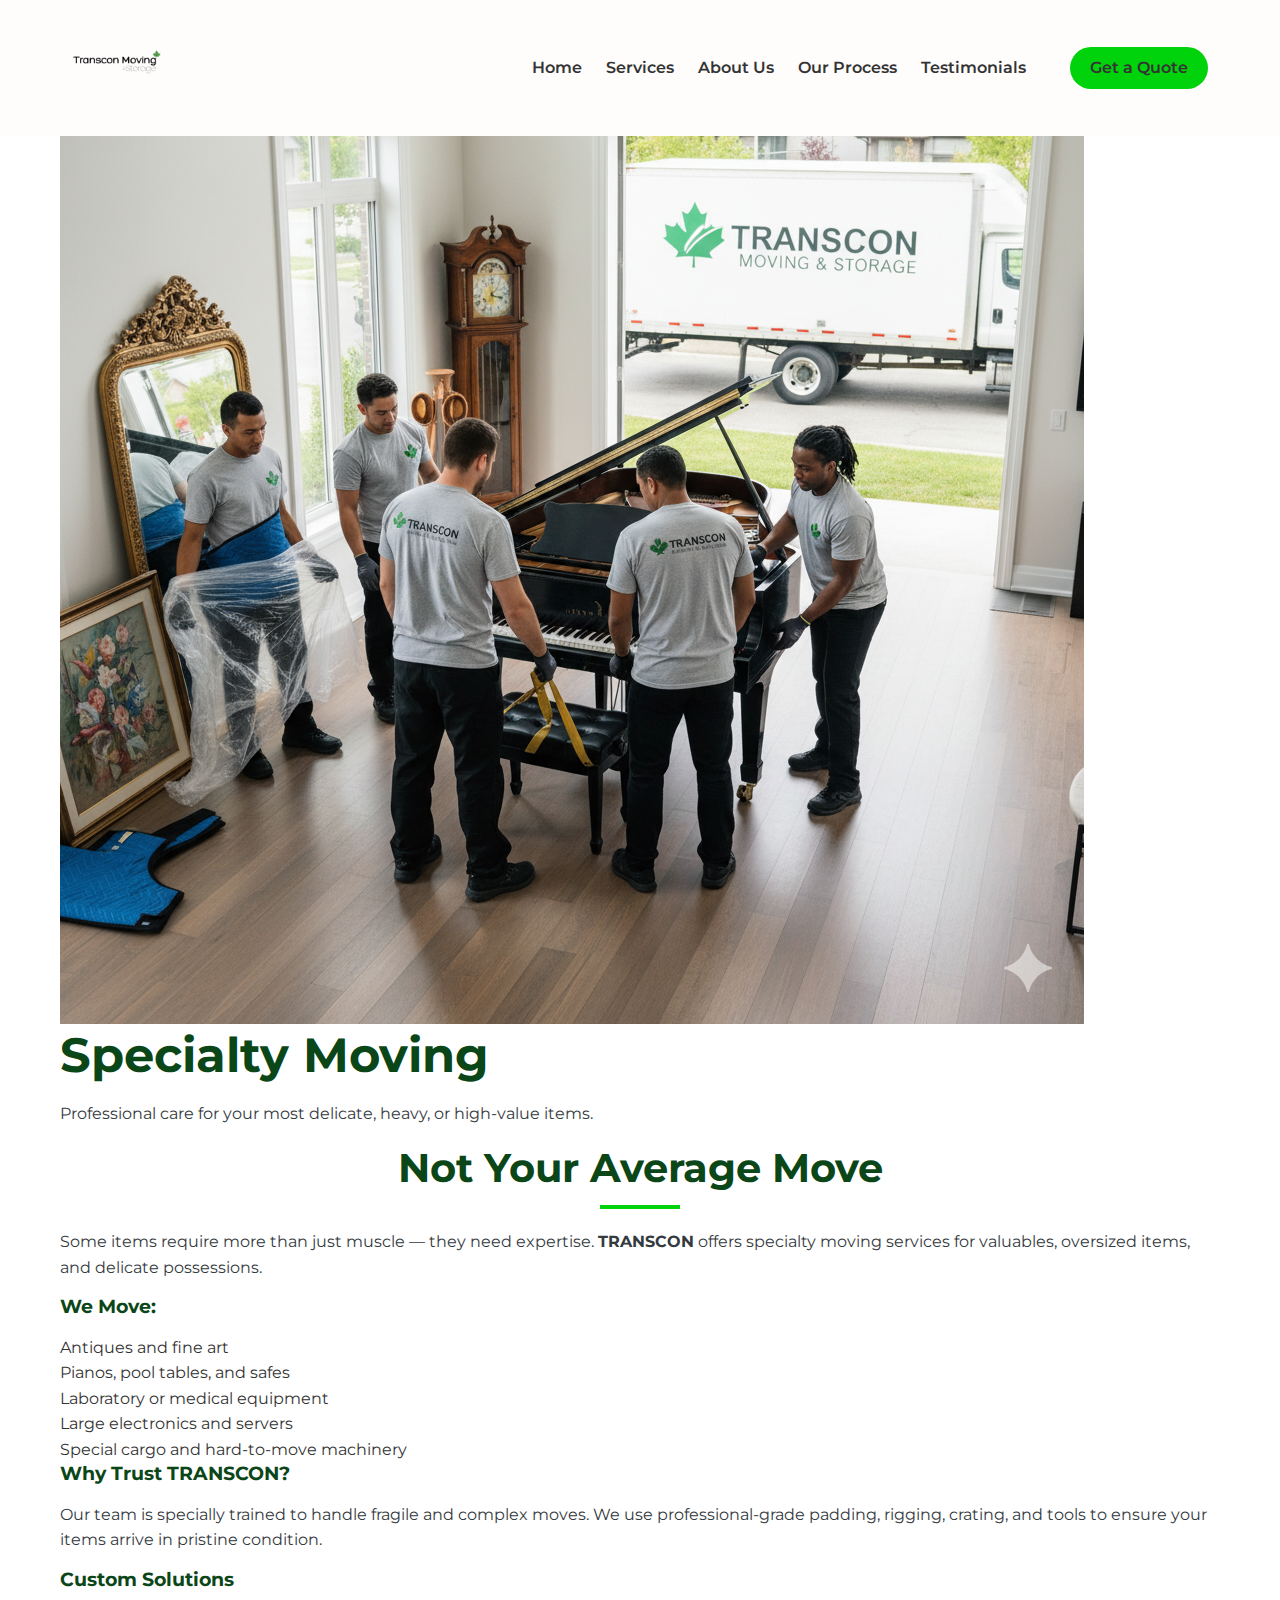
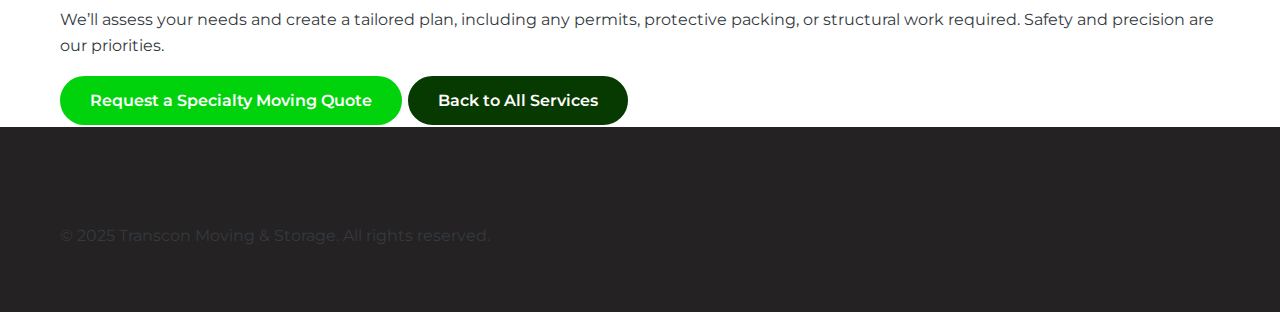
<file: specialty-moving.html>
<!DOCTYPE html>
<html lang="en">
<head>
  <meta charset="UTF-8" />
  <meta name="viewport" content="width=device-width, initial-scale=1.0" />
  <title>Specialty Moving | Transcon Moving & Storage</title>
  <link rel="stylesheet" href="css/style.css" />
  <link rel="stylesheet" href="https://cdnjs.cloudflare.com/ajax/libs/font-awesome/6.0.0/css/all.min.css" />
  <link href="https://fonts.googleapis.com/css2?family=Montserrat:wght@400;600;700&display=swap" rel="stylesheet" />
</head>
<body>
  <!-- Navigation -->
  <nav class="navbar">
    <div class="container">
      <a href="index.html" class="logo">
        <img src="img/transcon-moving.png" alt="Transcon" />
      </a>
      <div class="menu-toggle">
        <span></span><span></span><span></span>
      </div>
      <ul class="nav-links">
        <li><a href="index.html#home">Home</a></li>
        <li><a href="index.html#services">Services</a></li>
        <li><a href="index.html#about">About Us</a></li>
        <li><a href="index.html#process">Our Process</a></li>
        <li><a href="index.html#testimonials">Testimonials</a></li>
        <li><a href="index.html#contact" class="btn btn-primary">Get a Quote</a></li>
      </ul>
    </div>
  </nav>

  <!-- Hero Section -->
  <header class="page-header">
    <div class="container">
      <img src="img/specialtymoving.png" alt="">
      <h1>Specialty Moving</h1>
      <p>Professional care for your most delicate, heavy, or high-value items.</p>
    </div>
  </header>

  <!-- Content Section -->
  <section class="service-details container">
    <h2>Not Your Average Move</h2>
    <p>
      Some items require more than just muscle — they need expertise. <b>TRANSCON</b> offers specialty moving services for valuables, oversized items, and delicate possessions.
    </p>

    <h3>We Move:</h3>
    <ul>
      <li>Antiques and fine art</li>
      <li>Pianos, pool tables, and safes</li>
      <li>Laboratory or medical equipment</li>
      <li>Large electronics and servers</li>
      <li>Special cargo and hard-to-move machinery</li>
    </ul>

    <h3>Why Trust TRANSCON?</h3>
    <p>
      Our team is specially trained to handle fragile and complex moves. We use professional-grade padding, rigging, crating, and tools to ensure your items arrive in pristine condition.
    </p>

    <h3>Custom Solutions</h3>
    <p>
      We’ll assess your needs and create a tailored plan, including any permits, protective packing, or structural work required. Safety and precision are our priorities.
    </p>

    <a href="index.html#contact" class="btn btn-primary">Request a Specialty Moving Quote</a>
    <a href="index.html#services" class="btn btn-secondary">Back to All Services</a>
  </section>

  <!-- Mini Quote Section -->
  <!-- <section class="quote-mini">
    <div class="container">
      <h2>Tell Us What You Need Moved</h2>
      <p>We’ll handle your specialty move with care and precision.</p>
      <form action="">
        <input type="text" name="name" placeholder="Full Name" required />
        <input type="email" name="email" placeholder="Email Address" required />
        <input type="text" name="move_from" placeholder="Pickup Address" required />
        <input type="text" name="move_to" placeholder="Delivery Address" required />
        <textarea name="message" rows="4" placeholder="Describe the item(s) and any challenges" required></textarea>
        <button type="submit" class="btn btn-primary">Send Request</button>
      </form>
    </div>
  </section> -->

  <!-- Footer -->
  <footer class="footer">
    <div class="container">
      <p>&copy; 2025 Transcon Moving & Storage. All rights reserved.</p>
    </div>
  </footer>

  <script src="js/main.js"></script>
</body>
</html>
</file>
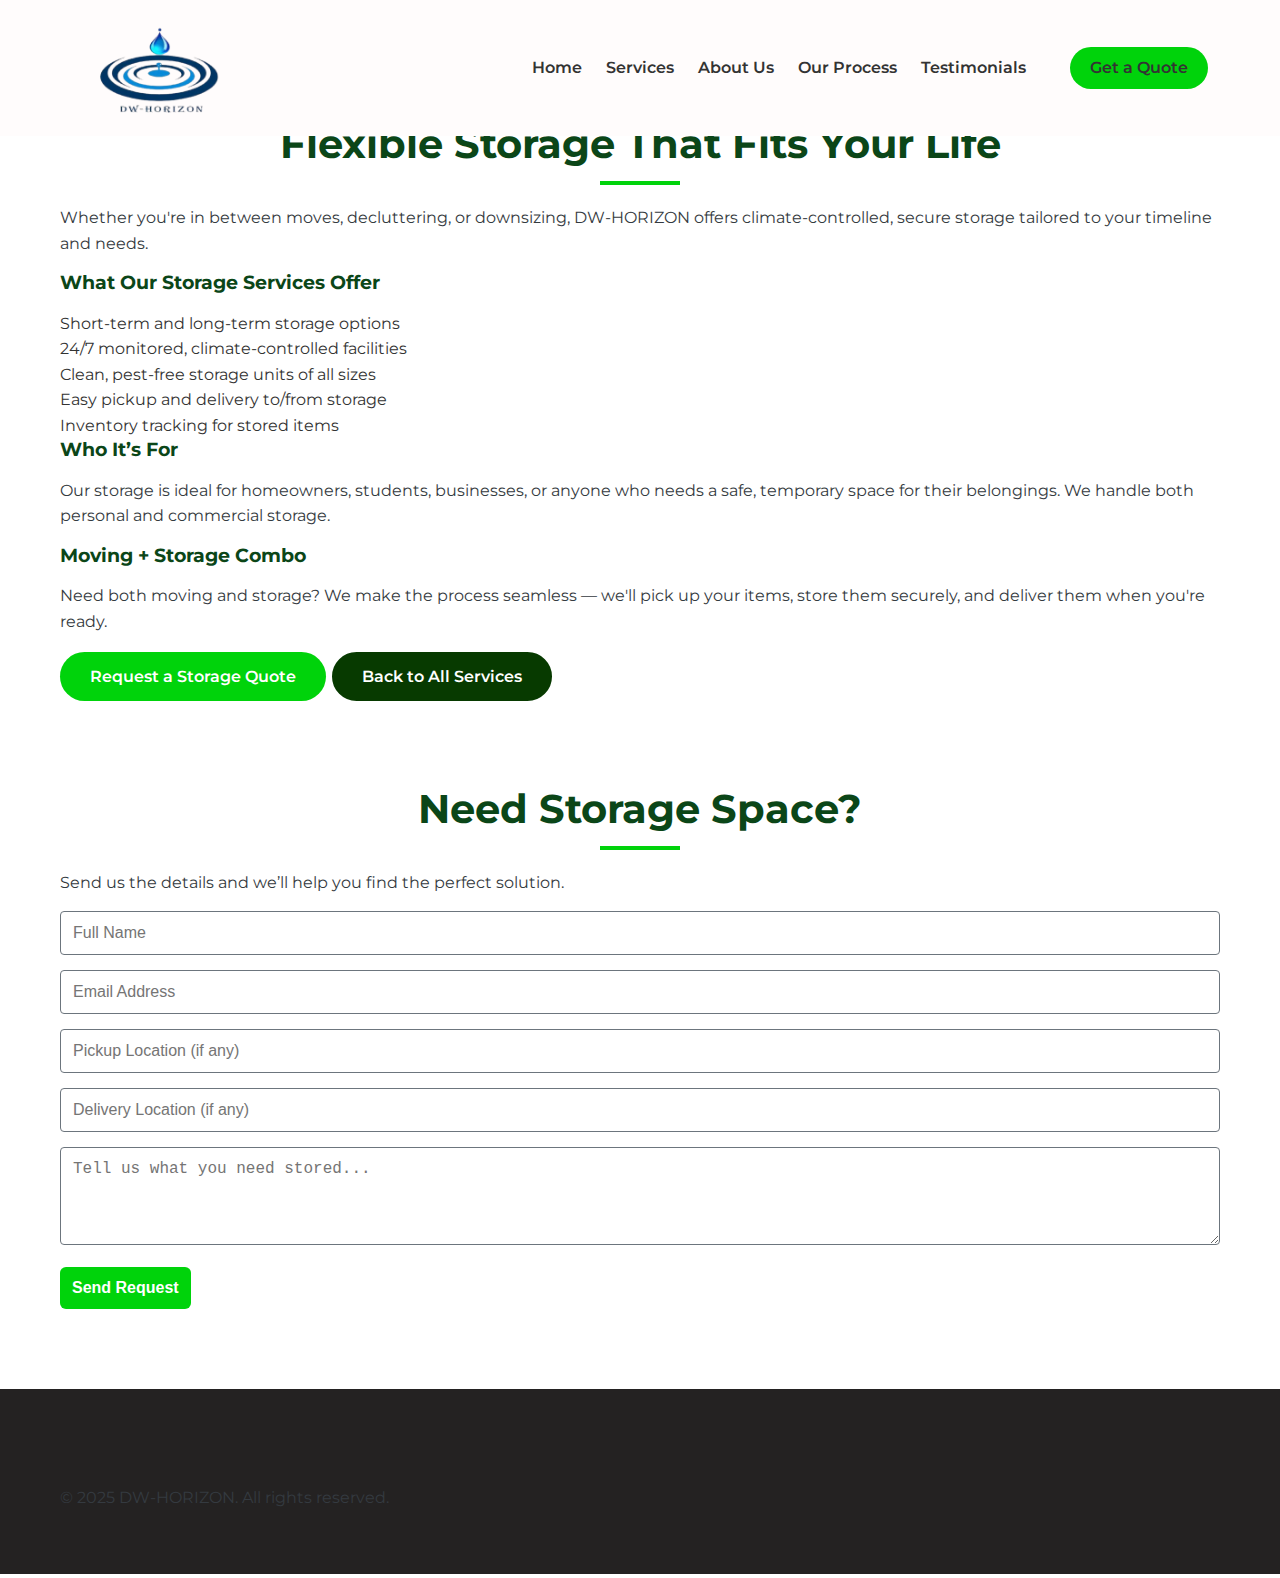
<file: storage.html>
<!DOCTYPE html>
<html lang="en">
<head>
  <meta charset="UTF-8" />
  <meta name="viewport" content="width=device-width, initial-scale=1.0" />
  <title>Storage Services - DW-HORIZON</title>
  <link rel="stylesheet" href="css/style.css" />
  <link rel="stylesheet" href="https://cdnjs.cloudflare.com/ajax/libs/font-awesome/6.0.0/css/all.min.css" />
  <link href="https://fonts.googleapis.com/css2?family=Montserrat:wght@400;600;700&display=swap" rel="stylesheet" />
</head>
<body>
  <!-- Navigation -->
  <nav class="navbar">
    <div class="container">
      <a href="index.html" class="logo">
        <img src="img/dw-logo.png" alt="DW HORIZON" />
      </a>
      <div class="menu-toggle">
        <span></span><span></span><span></span>
      </div>
      <ul class="nav-links">
        <li><a href="index.html#home">Home</a></li>
        <li><a href="index.html#services">Services</a></li>
        <li><a href="index.html#about">About Us</a></li>
        <li><a href="index.html#process">Our Process</a></li>
        <li><a href="index.html#testimonials">Testimonials</a></li>
        <li><a href="index.html#contact" class="btn btn-primary">Get a Quote</a></li>
      </ul>
    </div>
  </nav>

  <!-- Hero Section -->
  <header class="page-header">
    <div class="container">
      <h1>Storage Solutions</h1>
      <p>Secure and flexible storage options for short or long-term needs.</p>
    </div>
  </header>

  <!-- Content Section -->
  <section class="service-details container">
    <h2>Flexible Storage That Fits Your Life</h2>
    <p>
      Whether you're in between moves, decluttering, or downsizing, DW-HORIZON offers climate-controlled, secure storage tailored to your timeline and needs.
    </p>

    <h3>What Our Storage Services Offer</h3>
    <ul>
      <li>Short-term and long-term storage options</li>
      <li>24/7 monitored, climate-controlled facilities</li>
      <li>Clean, pest-free storage units of all sizes</li>
      <li>Easy pickup and delivery to/from storage</li>
      <li>Inventory tracking for stored items</li>
    </ul>

    <h3>Who It’s For</h3>
    <p>
      Our storage is ideal for homeowners, students, businesses, or anyone who needs a safe, temporary space for their belongings. We handle both personal and commercial storage.
    </p>

    <h3>Moving + Storage Combo</h3>
    <p>
      Need both moving and storage? We make the process seamless — we'll pick up your items, store them securely, and deliver them when you're ready.
    </p>

    <a href="index.html#contact" class="btn btn-primary">Request a Storage Quote</a>
    <a href="index.html#services" class="btn btn-secondary">Back to All Services</a>
  </section>

  <!-- Mini Quote Section -->
  <section class="quote-mini">
    <div class="container">
      <h2>Need Storage Space?</h2>
      <p>Send us the details and we’ll help you find the perfect solution.</p>
      <form action="https://formspree.io/f/mwpbrdnq" method="POST" class="quote-form">
        <input type="text" name="name" placeholder="Full Name" required />
        <input type="email" name="email" placeholder="Email Address" required />
        <input type="text" name="move_from" placeholder="Pickup Location (if any)" required />
        <input type="text" name="move_to" placeholder="Delivery Location (if any)" required />
        <textarea name="message" rows="4" placeholder="Tell us what you need stored..." required></textarea>
        <button type="submit" class="btn btn-primary">Send Request</button>
      </form>
    </div>
  </section>

  <!-- Footer -->
  <footer class="footer">
    <div class="container">
      <p>&copy; 2025 DW-HORIZON. All rights reserved.</p>
    </div>
  </footer>

  <script src="js/main.js"></script>
</body>
</html>
</file>
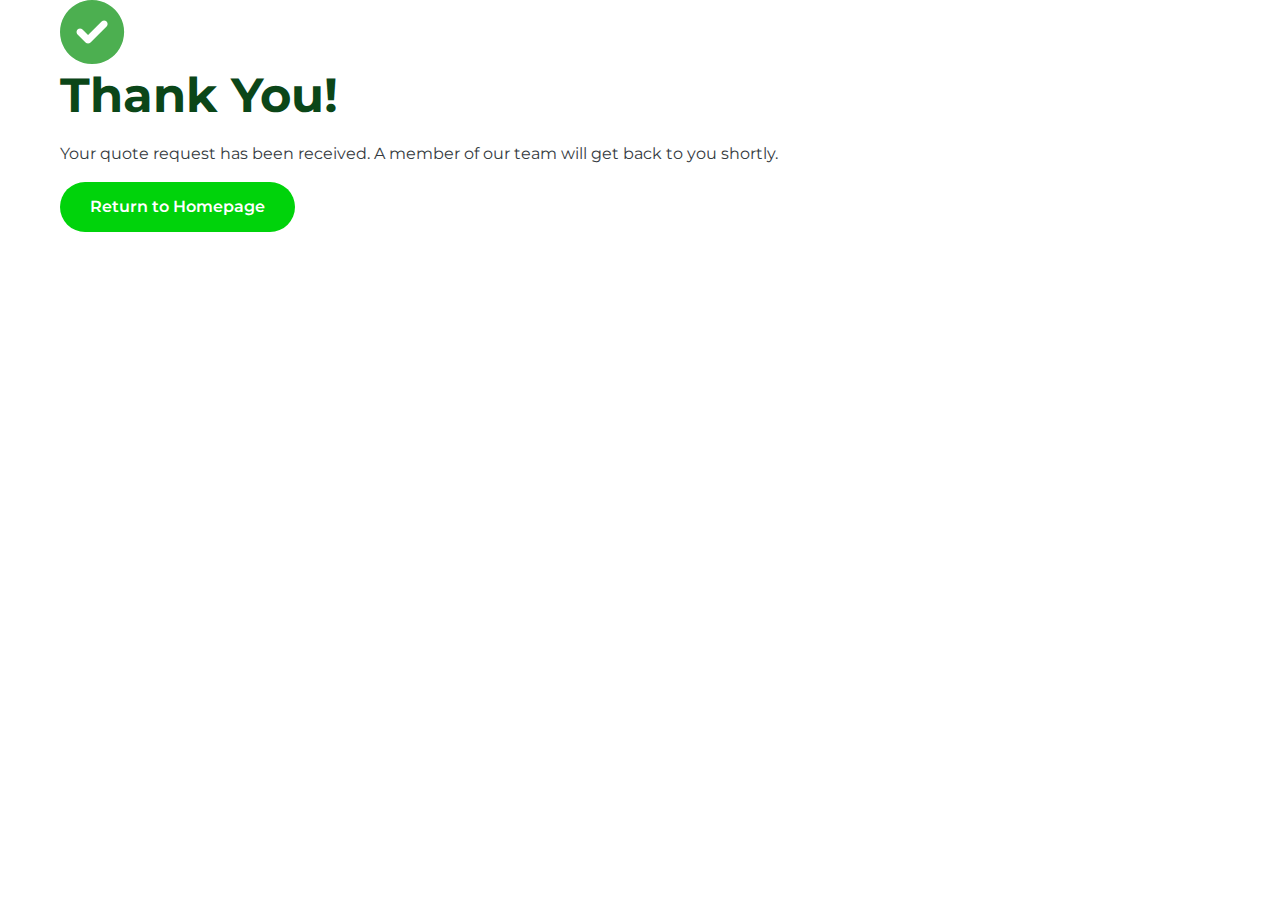
<file: thank-you.html>
<!DOCTYPE html>
<html lang="en">
<head>
  <meta charset="UTF-8" />
  <meta name="viewport" content="width=device-width, initial-scale=1.0" />
  <title>Thank You | Transcon Moving & Storage</title>
  <link rel="stylesheet" href="css/style.css" />
  <link rel="stylesheet" href="https://cdnjs.cloudflare.com/ajax/libs/font-awesome/6.0.0/css/all.min.css" />
  <link href="https://fonts.googleapis.com/css2?family=Montserrat:wght@400;600;700&display=swap" rel="stylesheet" />
</head>
<body>
  <section class="thank-you container">
    <div class="thank-you-box">
      <i class="fas fa-check-circle fa-4x" style="color: #4CAF50;"></i>
      <h1>Thank You!</h1>
      <p>Your quote request has been received. A member of our team will get back to you shortly.</p>
      <a href="/index.html" class="btn btn-primary">Return to Homepage</a>
    </div>
  </section>

  <!-- <style>
    .thank-you {
      display: flex;
      justify-content: center;
      align-items: center;
      min-height: 100vh;
      text-align: center;
    }
    .thank-you-box {
      padding: 2rem;
      border-radius: 1rem;
      background: #f9f9f9;
      box-shadow: 0 4px 12px rgba(0, 0, 0, 0.1);
    }
    .thank-you-box h1 {
      margin-top: 1rem;
      font-size: 2.5rem;
    }
    .thank-you-box p {
      margin: 1rem 0 2rem;
      font-size: 1.1rem;
    }
    .btn-primary {
      background: #00ff2a;
      color: #fff;
      padding: 0.75rem 1.5rem;
      border: none;
      border-radius: 5px;
      text-decoration: none;
      font-weight: 600;
    }
  </style> -->
</body>
</html>
</file>
<file: css/style.css>
/* Base Styles & Variables */
:root {
    /* Base Colors */
    --primary-color: #00d30b;
    --secondary-color: #0b4618;
    --accent-color: #ffd700;
    --white: #ffffff;
    --black: #000000;
    --light-gray: #f8f9fa;
    --medium-gray: #6c757d;
    --dark-gray: #343a40;
    --text-color: #333333;

    /* Transitions */
    --transition: all 0.3s ease;
    --transition-base: all 0.3s ease-in-out;
    --transition-fast: all 0.15s ease-in-out;
    --transition-slow: all 0.5s cubic-bezier(0.4, 0, 0.2, 1);
    --transition-bounce: all 0.5s cubic-bezier(0.68, -0.55, 0.265, 1.55);

    /* Shadows */
    --shadow-sm: 0 2px 4px rgba(0, 0, 0, 0.05);
    --shadow-md: 0 4px 6px -1px rgba(0, 0, 0, 0.1), 0 2px 4px -1px rgba(0, 0, 0, 0.06);
    --shadow-lg: 0 10px 15px -3px rgba(0, 0, 0, 0.1), 0 4px 6px -2px rgba(0, 0, 0, 0.05);
    --shadow-xl: 0 20px 25px -5px rgba(0, 0, 0, 0.1), 0 10px 10px -5px rgba(0, 0, 0, 0.04);
    --shadow-inner: inset 0 2px 4px 0 rgba(0, 0, 0, 0.06);
    --shadow-primary: 0 4px 14px 0 rgba(255, 107, 0, 0.39);
    --shadow-secondary: 0 4px 14px 0 rgba(0, 51, 102, 0.2);
    --box-shadow: 0 5px 15px rgba(0, 0, 0, 0.1);

    /* Border Radius */
    --radius-sm: 0.25rem;
    --radius-md: 0.375rem;
    --radius-lg: 0.5rem;
    --radius-xl: 1rem;
    --radius-full: 9999px;

    /* Spacing */
    --space-xs: 0.5rem;
    --space-sm: 1rem;
    --space-md: 1.5rem;
    --space-lg: 2rem;
    --space-xl: 3rem;
    --space-2xl: 4rem;
    --space-3xl: 6rem;
}

/* google suggestions */
.pac-container { z-index: 9999; }

* {
    margin: 0;
    padding: 0;
    box-sizing: border-box;
}

html {
    scroll-behavior: smooth;
    font-size: 16px;
}

body {
    font-family: 'Montserrat', sans-serif;
    line-height: 1.6;
    color: var(--text-color);
    overflow-x: hidden;
}

.container {
    width: 100%;
    max-width: 1200px;
    margin: 0 auto;
    padding: 0 20px;
}

section {
    padding: 80px 0;
}

h1,
h2,
h3,
h4,
h5,
h6 {
    font-weight: 700;
    line-height: 1.3;
    margin-bottom: 15px;
    color: var(--secondary-color);
}

h1 {
    font-size: 3rem;
}

h2 {
    font-size: 2.5rem;
    text-align: center;
    margin-bottom: 20px;
    position: relative;
    padding-bottom: 15px;
}

h2::after {
    content: '';
    position: absolute;
    bottom: 0;
    left: 50%;
    transform: translateX(-50%);
    width: 80px;
    height: 4px;
    background-color: var(--primary-color);
}

p {
    margin-bottom: 15px;
    color: var(--dark-gray);
}

a {
    text-decoration: none;
    color: inherit;
    transition: var(--transition);
}

ul {
    list-style: none;
}

img {
    max-width: 100%;
    height: auto;
    display: block;
}

.btn {
    display: inline-block;
    padding: 12px 30px;
    border-radius: 50px;
    font-weight: 600;
    text-align: center;
    cursor: pointer;
    transition: var(--transition);
    border: none;
    font-size: 1rem;
}

.btn-primary {
    background-color: var(--primary-color);
    color: var(--white);
}

.btn-primary:hover {
    background-color: #d0ddc6;
    transform: translateY(-3px);
    box-shadow: 0 5px 15px rgba(255, 107, 0, 0.3);
}

.btn-secondary {
    background-color: rgb(7, 58, 0);
    color: var(--white);
    border: 2px solid var(--white);
}

.btn-secondary:hover {
    background-color: rgba(81, 253, 65, 0.884);
    transform: translateY(-3px);
}

.section-header {
    text-align: center;
    margin-bottom: 50px;
}

.section-header p {
    font-size: 1.1rem;
    color: var(--dark-gray);
    max-width: 700px;
    margin: 0 auto;
}

/* Navigation */
.navbar {
    position: fixed;
    top: 0;
    left: 0;
    width: 100%;
    background-color: #fffcfc;
    box-shadow: 0 2px 10px rgba(0, 0, 0, 0, 0.5);
    z-index: 1000;
    transition: ease-in-out;
    padding: 10px 0;
}
/* .navbar.logo{
    display: flex;
    align-items: center;
    text-decoration: none;
} */
 .logo img {
    height: 90px;
    /* max-height: none; */
    width: auto;
    transition: transform 0.2s ease ease-in-out;
}

.navbar.scrolled {
    padding: 6px 0;
    background-color: rgba(255, 255, 255, 0.98);
    box-shadow: var(--shadow-md);
    box-shadow: 0 5px 20px rgba(0, 0, 0, 0.1);
}

.navbar .container {
    display: flex;
    justify-content: space-between;
    align-items: center;
    padding: 0.8rem 2rem;
}


.nav-links {
    display: flex;
    align-items: center;
    list-style: none;
    gap: 1.5rem;
}

/* .nav-links li {
    margin-left: 30px;
} */

.nav-links a {
    font-weight: 600;
    color: #333;
    text-decoration: none;
    transition: color 0.3s ease;
    /* position: relative; */
    /* padding: 5px 0; */
}

.nav-links a::after {
    content: '';
    position: absolute;
    bottom: 0;
    left: 0;
    width: 0;
    height: 2px;
    background-color: var(--primary-color);
    transition: var(--transition);
}

.nav-links a:hover::after,
.nav-links a.active::after {
    width: 100%;
}

.nav-links .btn {
    margin-left: 20px;
    padding: 8px 20px;
}


.menu-toggle {
    display: none;
    cursor: pointer;
    flex-direction: column;
    gap: 5px;
    /* border: none; */
    /* font-size: 2rem; */

}

.menu-toggle span {
    display: block;
    width: 25px;
    height: 3px;
    background-color: #333;
    border-radius: 3px;
    margin: 4px 0;
}


/* Hero Section */
.hero {
    background: url('../img/movingtruck2.gif') no-repeat center center/cover;
    min-height: 120vh;
    display: flex;
    align-items: center;
    color: var(--white);
    text-align: left;
    position: relative;
    overflow: hidden;
    padding: 120px 0 60px;
    margin-top: -50px;
}

.hero::before {
    content: '';
    position: absolute;
    top: 0;
    left: 0;
    width: 100%;
    height: 100%;
    background-color: rgba(0, 0, 0, 0.5);
}

.hero-content {
    position: relative;
    z-index: 1;
    max-width: 800px;
    padding: 0 var(--space-md);
    margin: 0 auto;
    text-align: center;
}


.hero h1 {
    font-size: 4rem;
    margin-bottom: 20px;
    font-weight: 800;
    line-height: 1.2;
}

.hero p {
    font-size: 1.5rem;
    margin-bottom: 40px;
    color: var(--light-gray);
}

.hero .btn-group {
    display: flex;
    gap: 20px;
    justify-content: center;
}

.hero .btn-group .btn {
    padding: 15px 40px;
    font-size: 1.1rem;
}



.hero .btn-group .btn-primary:hover {
    background-color: var(--light-gray);
    transform: translateY(-5px);
    box-shadow: 0 10px 20px rgba(255, 255, 255, 0.3);
}



.hero .btn-group .btn-secondary:hover {
    background-color: rgba(255, 255, 255, 0.1);
    transform: translateY(-5px);
}



/* Services Section */
/* .services {
    background-color: var(--light-gray);
    padding: var(--space-3xl) 0;
    position: relative;
    overflow: hidden;
} */

.section-header {
    text-align: center;
    margin-bottom: var(--space-2xl);
    position: relative;
    z-index: 1;
}

.section-header h2 {
    font-size: 2.5rem;
    color: var(--secondary-color);
    margin-bottom: var(--space-sm);
    position: relative;
    display: inline-block;
}

.section-header h2::after {
    content: '';
    position: absolute;
    bottom: -10px;
    left: 50%;
    transform: translateX(-50%);
    width: 80px;
    height: 4px;
    background: var(--primary-color);
    border-radius: 2px;
}

.section-header p {
    color: var(--medium-gray);
    font-size: 1.2rem;
    max-width: 700px;
    margin: 0 auto;
    line-height: 1.6;
}

.services .service-grid {
    display: grid;
    grid-template-columns: repeat(3, 1fr);
    gap: 2rem;
    margin-top: 3rem;
}


.service-item {
    background: #f1f8ff;
    border-radius: 10px;
    padding: 2rem 1.2rem;
    box-shadow: 0 2px 8px rgba(25, 118, 210, 0.07);
    transition: transform 0.2s, box-shadow 0.2s;
    text-align: center;
}

.service-item:hover {
    transform: translateY(-8px) scale(1.04);
    box-shadow: 0 8px 24px rgba(25, 118, 210, 0.13);
    background: #e3f2fd;
}

@media (max-width: 992px) {
    .services .service-grid {
        grid-template-columns: repeat(2, 1fr);
    }
}

@media (max-width: 768px) {
    .services .service-grid {
        grid-template-columns: 1fr;
    }
}


.service-card {
    background-color: var(--white);
    border-radius: var(--radius-lg);
    overflow: hidden;
    box-shadow: var(--shadow-sm);
    transition: var(--transition-base);
    position: relative;
    height: 100%;
    display: flex;
    flex-direction: column;
    border: 1px solid rgba(0, 0, 0, 0.05);
}

.service-card::before {
    content: '';
    position: absolute;
    top: 0;
    left: 0;
    width: 100%;
    height: 4px;
    background: var(--primary-color);
    transform: scaleX(0);
    transform-origin: left;
    transition: var(--transition-base);
}

.service-card:hover {
    transform: translateY(-5px);
    box-shadow: var(--shadow-lg);
}

.service-card:hover::before {
    transform: scaleX(1);
}

/* About */

.about-container {
    background-color: #f9faf9;
    padding: 4rem 1rem;
}

.about-container .container {
    max-width: 1200px;
    margin: 30px auto;
}

.about-content {
    display: flex;
    align-items: center;
    justify-content: space-between;
    gap: 3rem;
    flex-wrap: wrap;
}

.about-text {
    flex: 1 1 500px;
    color: #333;
}

.about-text h2 {
    color: #006400;
    font-size: 2rem;
    margin-bottom: 1rem;
    /* position: relative; */
}
.about-text p {
    line-height: 1.7;
    color: #444;
    margin-bottom: 1rem;
}
.about-image {
    flex: 1 1 400px;
    text-align: center;
}

.about-image img {
    margin: 40px 0;
    width: 100%;
    max-width: 550px;
    height: auto;
    border-radius: 12px;
    box-shadow: 0 6px 20px rgba(0, 0, 0, 0.1);
}


.features {
    margin-top: 2rem;
}

.features h3 {
    color: #006400;
    font-size: 1.4rem;
    margin-bottom: 1rem;
}

.feature {
    display: grid;
    grid-template-columns: 30px auto;
    row-gap: 0.8rem;
    column-gap: 0.6rem;
    align-items: center;
}

.feature i {
    color: #006400;
    font-size: 1.2rem;
}

/* === Responsive (Mobile) === */
@media (max-width: 768px) {
    .about-content {
        flex-direction: column-reverse;
        /* image above text on mobile */
        text-align: center;
    }

    .about-text {
        flex: 1 1 100%;
    }

    .about-image img {
        max-width: 350px;
    }

    .feature {
        grid-template-columns: 1fr;
        text-align: left;
        justify-items: center;
    }
}




/* Testimonials Section */
.testimonials {
    background-color: var(--light-gray);
    padding: 100px 0;
    position: relative;
    overflow: hidden;
}

.testimonial-list {
    display: flex;
    gap: 2rem;
    overflow-x: auto;
    scroll-behavior: smooth;
    padding-bottom: 1rem;
}

.testimonial-slider {
    min-width: 300px;
    background: #fffde7;
    border-radius: 10px;
    box-shadow: 0 2px 8px rgba(255, 214, 0, 0.07);
    padding: 1.5rem;
    font-style: italic;
    position: relative;
    transition: box-shadow 0.2s;
}

.testimonial-slider span {
    display: block;
    margin-top: 1rem;
    font-weight: bold;
    color: #1976d2;
}


/* .testimonials .container {
    position: relative;
    z-index: 1;
} */


/* Testimonials Slider Controls */

.testimonial-slider-controls button {
    width: 50px;
    height: 50px;
    border-radius: 50%;
    border: 2px solid var(--primary-color);
    background-color: transparent;
    color: var(--primary-color);
    cursor: pointer;
    transition: all 0.3s ease;
    display: flex;
    align-items: center;
    justify-content: center;
    font-size: 1.2rem;
    outline: none;
}

.testimonial-slider-controls button:hover {
    background-color: var(--primary-color);
    color: white;
    transform: translateY(-3px);
    box-shadow: 0 5px 15px rgba(255, 107, 0, 0.3);
}


.testimonial-slider-dots button {
    width: 12px;
    height: 12px;
    border-radius: 50%;
    border: none;
    background-color: #ddd;
    padding: 0;
    cursor: pointer;
    transition: all 0.3s ease;
}

.testimonial-slider-dots button:hover:not(.slick-active) {
    background-color: #bbb;
}

.form-group {
    margin-bottom: 25px;
}

.form-group label {
    display: block;
    margin-bottom: 10px;
    color: var(--secondary-color);
    font-weight: 600;
}

.form-group input,
.form-group select,
.form-group textarea {
    width: 100%;
    padding: 12px;
    border: 2px solid var(--medium-gray);
    border-radius: 5px;
    font-size: 1rem;
    transition: var(--transition);
}

.form-group input:focus,
.form-group select:focus,
.form-group textarea:focus {
    border-color: var(--primary-color);
    outline: none;
    box-shadow: 0 0 0 3px rgba(255, 107, 0, 0.1);
}

.form-group textarea {
    height: 150px;
    resize: vertical;
}

.form-group .checkbox-group label {
    cursor: pointer;
}

.form-group .checkbox-group input[type="checkbox"] {
    margin-right: 10px;
}


.form-submit .btn {
    padding: 15px 40px;
    font-size: 1.1rem;
}

/* Extra Small Devices - Phones under 400px width */
@media (max-width: 400px) {

    html {
        font-size: 14px;
    }

    body {
        padding: 0;
        margin: 0;
    }

    /* ===== Navbar ===== */
    .navbar .logo img {
        width: 120px;
    }

    .menu-toggle {
        transform: scale(0.9);
    }

    .nav-links {
        width: 100%;
        text-align: center;
    }

    /* ===== Hero Section ===== */
    .hero {
        padding: 60px 15px;
        text-align: center;
    }

    .hero h1 {
        font-size: 1.8rem;
        line-height: 1.3;
    }

    .hero p {
        font-size: 0.95rem;
        margin-bottom: 1rem;
    }

    .hero .btn-group {
        flex-direction: column;
        gap: 10px;
    }

    .hero .btn {
        width: 100%;
        font-size: 0.9rem;
        padding: 12px 18px;
    }

    /* ===== About Section ===== */
    .about-content {
        flex-direction: column;
        text-align: center;
        gap: 1.5rem;
    }

    .about-text h2 {
        font-size: 1.5rem;
    }

    .about-text p {
        font-size: 0.9rem;
        line-height: 1.5;
    }

    .about-image img {
        width: 90%;
        max-height: 240px;
        object-fit: cover;
        border-radius: 12px;
    }

    /* ===== Services ===== */
    .service-grid {
        grid-template-columns: 1fr;
        gap: 1.2rem;
    }

    .service-item {
        padding: 1.2rem;
    }

    .service-item h3 {
        font-size: 1.2rem;
    }

    .service-item p {
        font-size: 0.85rem;
    }

    .contact-form,
    .contact-info {
        padding: 1rem;
    }

    .contact-form h3,
    .contact-info h3 {
        font-size: 1.3rem;
    }

    .contact-form input,
    .contact-form textarea {
        width: 100%;
        font-size: 0.9rem;
        padding: 10px;
    }

    .contact-form button {
        width: 100%;
        padding: 12px;
        font-size: 0.9rem;
    }

    footer {
        padding: 1.5rem 1rem;
    }

    .footer-bottom {
        flex-direction: column;
        text-align: center;
        gap: 0.5rem;
    }

    .footer-bottom p {
        font-size: 0.8rem;
    }

    .footer-bottom .social-links a {
        width: 32px;
        height: 32px;
        font-size: 1rem;
    }
}

/* mobile */
@media (max-width: 768px) {}




/* Footer Section */
footer {
    background-color: #242222;
    color: var(--white);
    padding: var(--space-3xl) 0 var(--space-xl);
    position: relative;
    overflow: hidden;
}

footer::before {
    content: '';
    position: absolute;
    top: 0;
    left: 0;
    width: 100%;
    height: 100%;
    opacity: 0.1;
    z-index: 0;
}

footer .container {
    position: relative;
    z-index: 1;
}

.footer-content {
    display: grid;
    grid-template-columns: repeat(auto-fit, minmax(250px, 1fr));
    gap: var(--space-lg);
    margin-bottom: var(--space-3xl);
}

.footer-section {
    margin-bottom: var(--space-xl);
}

.footer-links {
    display: flex;
    flex-direction: column;
    /* gap: 20px; */
}


.footer-links ul {
    display: flex;
    flex-direction: column;
}

.footer-links ul li {
    margin-bottom: var(--space-sm);
}

.footer-links ul li a {
    color: var(--white);
    text-decoration: none;
    transition: var(--transition-fast);
    display: inline-flex;
    align-items: center;
    gap: var(--space-xs);
}

.footer-links ul li a:hover {
    color: var(--primary-color);
    transform: translateX(5px);
}

.footer-links ul li a::before {
    content: '→';
    color: var(--medium-gray);
    transition: var(--transition-fast);
}

.footer-links ul li a:hover::before {
    color: var(--primary-color);
}

.footer-services ul {
    display: flex;
    flex-direction: column;
}

.footer-services ul li {
    margin-bottom: var(--space-sm);
}

.footer-services ul li a {
    color: var(--white);
    text-decoration: none;
    transition: var(--transition-fast);
    display: inline-flex;
    align-items: center;
    gap: var(--space-xs);
}

.footer-services ul li a:hover {
    color: var(--primary-color);
    transform: translateX(5px);
}

.footer-services ul li a::before {
    content: '→';
    color: var(--medium-gray);
    transition: var(--transition-fast);
}

.footer-services,
.footer-contact {
    margin-bottom: var(--space-xl);
}

.footer-links h4 {
    color: var(--white);
    margin-bottom: var(--space-md);
    font-size: 1.2rem;
    position: relative;
    display: inline-block;
}

.footer-links h4::after {
    content: '';
    position: absolute;
    bottom: -5px;
    left: 0;
    width: 60px;
    height: 2px;
    background: var(--primary-color);
    border-radius: 1px;
}

.footer-services h4,
.footer-contact h4 {
    color: var(--white);
    margin-bottom: var(--space-md);
    font-size: 1.2rem;
    position: relative;
    display: inline-block;
}

.footer-services h4::after,
.footer-contact h4::after {
    content: '';
    position: absolute;
    bottom: -5px;
    left: 0;
    width: 60px;
    height: 2px;
    background: var(--primary-color);
    border-radius: 1px;
}

.footer-contact ul{
    list-style: none;
    padding: 0;
    margin: 0;
}
.footer-contact li{ display: block; margin: 0 0  8px; line-height: 1.5; }
.footer-contact a{display: inline-block; color: inherit; text-decoration: none;}

.footer-bottom {
    text-align: center;
    padding-top: var(--space-xl);
    border-top: 1px solid rgba(255, 255, 255, 0.1);
    margin-top: var(--space-2xl);
}

.footer-bottom p {
    color: #fff;
    margin-bottom: var(--space-lg);
    font-size: 0.9rem;
}

.footer-bottom .social-links {
    display: flex;
    justify-content: center;
    gap: var(--space-md);
}

.footer-bottom .social-links a {
    width: 40px;
    height: 40px;
    display: flex;
    align-items: center;
    justify-content: center;
    border-radius: var(--radius-full);
    background-color: rgba(255, 255, 255, 0.1);
    color: var(--white);
    transition: var(--transition-base);
    font-size: 1.2rem;
}

.footer-bottom .social-links a:hover {
    background-color: var(--primary-color);
    transform: translateY(-3px);
    box-shadow: var(--shadow-primary);
}

/* ===== Animations ===== */
.animate-on-scroll {
    opacity: 1;
    transform: translateY(20px);
    transition: opacity 3s ease-out, transform 0.3s ease-out;
}

.animate-on-scroll.visible {
    opacity: 3;
    transform: translateY(0);
}

/* Process Section */
.process {
    padding: 100px 0;
    /* background: url(../img/process.png); */
    background-repeat: no-repeat;
    background-position: center;
}

.process-header {
    text-align: center;
    margin-bottom: 80px;
}

.process-header h2 {
    font-size: 3rem;
    font-weight: 700;
    color: var(--primary);
    margin-bottom: 20px;
}

.process-header p {
    font-size: 1.2rem;
    color: var(--text-dark);
    max-width: 800px;
    margin: 0 auto;
}


.process .process-grid {
    display: grid;
    grid-template-columns: repeat(auto-fit, minmax(220px, 1fr));
    gap: 2rem;
    margin-top: 2rem;
}


.process-step {
    background: var(--white);
    border-radius: 10px;
    padding: 20px;
    text-align: center;
    box-shadow: var(--shadow-sm);
    transition: transform 0.3s ease, box-shadow 0.3s ease;
    position: relative;
    overflow: hidden;
}

.process-step:hover {
    transform: translateY(-8px);
    box-shadow: var(--shadow-primary);
}

.process-step-number {
    font-size: 3rem;
    font-weight: 700;
    color: var(--secondary-color);
    margin-bottom: 20px;
}

.process-step-icon {
    font-size: 2.5rem;
    color: var(--primary-color);
    margin-bottom: 20px;
}

.process-step h3 {
    font-size: 1.5rem;
    font-weight: 600;
    color: var(--secondary-color);
    margin-bottom: 15px;
}

.process-step p {
    font-size: 1rem;
    color: var(--text-light);
    line-height: 1.6;
}

.process-step::before {
    content: '';
    position: absolute;
    top: 50%;
    left: 50%;
    width: 2px;
    height: 80px;
    background: var(--primary);
    transform: translate(-50%, -50%);
    z-index: -1;
}

.process-step:first-child::before,
.process-step:last-child::before {
    display: none;
}

/* Contact Section */
.contact {
    background-color: var(--white);
    padding: 100px 0;
    position: relative;
    overflow: hidden;
}

.contact::before {
    content: '';
    position: absolute;
    top: 0;
    left: 0;
    width: 100%;
    height: 100%;
    /* background: url('../img/contact-bg.jpg'); */
    background-size: cover;
    background-position: center;
    opacity: 0.1;
    z-index: 0;
}

.contact .container {
    position: relative;
    z-index: 1;
}

.contact-content {
    display: grid;
    grid-template-columns: 1fr 1fr;
    gap: 60px;
    align-items: flex-start;
}


.contact-info {
    background-color: var(--light-gray);
    padding: 40px;
    border-radius: 10px;
    box-shadow: var(--box-shadow);
}

.contact-info h3 {
    font-size: 1.8rem;
    margin-bottom: 30px;
    color: var(--secondary-color);
}

.contact-info-item {
    margin: 30px;
}

.contact-info-item h4 {
    font-size: 1.2rem;
    margin: 15px 0 4px;
    color: var(--secondary-color);
}

.contact-info-item p {
    color: var(--dark-gray);
    margin: 2px 0;
}

.contact-info,
.contact-form {
    border-radius: 10px;
    box-shadow: var(--box-shadow);
    min-width: 0;
}

.contact-form {
    background-color: var(--white);
    padding: 40px;
    border-radius: 10px;
    box-shadow: var(--box-shadow);
}

.contact-form h3 {
    font-size: 1.8rem;
    margin-bottom: 30px;
    color: var(--secondary-color);
}

.suggestions{
    position: relative;
    z-index: 1000;
    margin-top: -5px ;
}
.suggestions[hidden] {display: none;}

.suggestions .list{
    position: absolute;
    left: 0; right: 0;
    background: #fff;
    border: 1px solid #ddd;
    border-radius: 8px;
    max-height: 260px;
    overflow-y: auto;
    box-shadow: 0 8px 18px rgba(0,0,0,0.1);
}

.suggestion-item {
  padding: 10px 12px;
  cursor: pointer;
  line-height: 1.3;
}

.suggestion-item small { color: #666; display:block; margin-top:2px; }

.suggestion-item:hover,
.suggestion-item.active {
  background: #f5f7fa;
}

/* Thank You Page Styling */
.thank-you-container {
    text-align: center;
    padding: 100px 20px;
    max-width: 600px;
    margin: auto;
}

.thank-you-container i {
    font-size: 60px;
    color: var(--primary-color);
    margin-bottom: 20px;
}

.thank-you-container h1 {
    font-size: 2.5rem;
    margin-bottom: 10px;
}

.thank-you-container p {
    font-size: 1.2rem;
    color: var(--medium-gray);
}

.thank-you-container .btn {
    margin-top: 30px;
}

/* Responsive Form Styling */
.quote-form input,
.quote-form textarea,
.quote-form select {
    width: 100%;
    font-size: 1rem;
    margin-bottom: 15px;
    padding: 12px;
    border-radius: var(--radius-sm);
    box-sizing: border-box;
    border: 1px solid var(--medium-gray);
}


.quote-form button {
    background: var(--primary-color);
    color: var(--white);
    padding: 12px;
    border: 0;
    border-radius: 6px;
    cursor: pointer;
    transition: .2s;
}

.quote-form button:hover {
    background: var(--secondary-color);
}

/* Mobile: stack */
@media (max-width: 768px) {
    .contact-content {
        grid-template-columns: 1fr;
        gap: 30px;
    }
}

/* Responsive Navigation */
@media (max-width: 992px) {
    .menu-toggle {
        display: block;
    }

    .nav-links {
        display: none;
        width: 100%;
        padding: 20px;
        background-color: var(--white);
        position: absolute;
        top: 100%;
        left: 0;
        right: 0;
        z-index: 1000;
    }

    .nav-links.active {
        display: flex;
        flex-direction: column;
        gap: 20px;
    }

    .nav-links li {
        margin-left: 0;
    }

    .nav-links .btn {
        margin-left: 0;
        width: 100%;
        text-align: center;
    }

    .services-grid {
        grid-template-columns: 1fr;
    }

    .about-content {
        grid-template-columns: 1fr;
        text-align: center;
    }

    .about-content .text-content {
        padding-right: 0;
    }

    /* .testimonials-stats {
        grid-template-columns: 1fr;
    } */

    .contact-content {
        grid-template-columns: 1fr;
    }

    .contact-info {
        margin-bottom: 40px;
    }
}

/* Tablet Navigation */
@media (max-width: 768px) {

    .quote-form input,
    .quote-form textarea {
        max-width: 500px;
    }

    .testimonial-card {
        padding: 30px 20px;
    }

    .testimonial-content p {
        font-size: 1rem;
    }

    .testimonial-author img {
        margin: 0 auto;
    }

    .testimonial-slider-controls button {
        width: 40px;
        height: 40px;
    }

    .container {
        padding: 0 15px;
    }

    .hero h1 {
        font-size: 3rem;
    }

    .hero p {
        font-size: 1.3rem;
    }

    .service-card h3 {
        font-size: 1.6rem;
    }

    .service-card p {
        font-size: 0.95rem;
    }

    .about-content .about-text h2 {
        font-size: 2.5rem;
    }

    .about-content .about-text p {
        font-size: 1rem;
    }

    .about-content .about-text ul li {
        font-size: 0.95rem;
    }

    .testimonial-card {
        padding: 30px;
    }

    .testimonial-content p {
        font-size: 1rem;
    }

    .contact-form {
        padding: 30px;
    }

    .form-group input,
    .form-group select,
    .form-group textarea {
        font-size: 0.95rem;
    }

    .footer-content {
        grid-template-columns: 1fr;
        text-align: center;
    }

    .footer-links ul {
        align-items: center;
    }

    .footer-contact-item {
        justify-content: center;
    }

    .footer-newsletter form {
        flex-direction: column;
    }

    .footer-newsletter input,
    .footer-newsletter button {
        width: 100%;
    }
}

/* Mobile Navigation */
@media (max-width: 576px) {
    .hero h1 {
        font-size: 2.5rem;
    }

    .hero p {
        font-size: 1.1rem;
    }

    .hero .btn-group {
        flex-direction: column;
        gap: 10px;
    }

    .hero .btn-group .btn {
        width: 100%;
    }

    .service-card {
        padding: 20px;
    }

    .service-card h3 {
        font-size: 1.4rem;
    }

    .service-card p {
        font-size: 0.9rem;
    }

    .about-content .about-text h2 {
        font-size: 2rem;
    }

    .about-content .about-text p {
        font-size: 0.9rem;
    }

    .about-content .about-text ul li {
        font-size: 0.9rem;
    }

    .testimonial-content p {
        font-size: 0.95rem;
    }


    .contact-form {
        padding: 25px;
    }

    .form-group label {
        font-size: 0.95rem;
    }

    .form-group input,
    .form-group select,
    .form-group textarea {
        font-size: 0.9rem;
        padding: 10px;
    }

    .form-submit .btn {
        width: 100%;
    }
}

/* Map embed styles */
.map-container {
    width: 100%;
    height: auto;
    overflow: hidden;
    border-radius: var(--radius-lg);
    box-shadow: var(--shadow-md);
}

.map-container iframe {
    width: 100%;
    height: 100%;
    border: 0;
}

.footer-map {
    max-width: 480px;
    margin: 100px auto;
}

@media (max-width: 768px) {
    .footer-map {
        max-width: 100%;
        margin: var(--space-md) 0 0 0;
    }
}

.footer-map iframe {
    pointer-events: auto;
    position: relative;
    z-index: 10;
}

.footer-map {
    position: relative;
    z-index: 10;
    overflow: visible !important;
}
</file>
